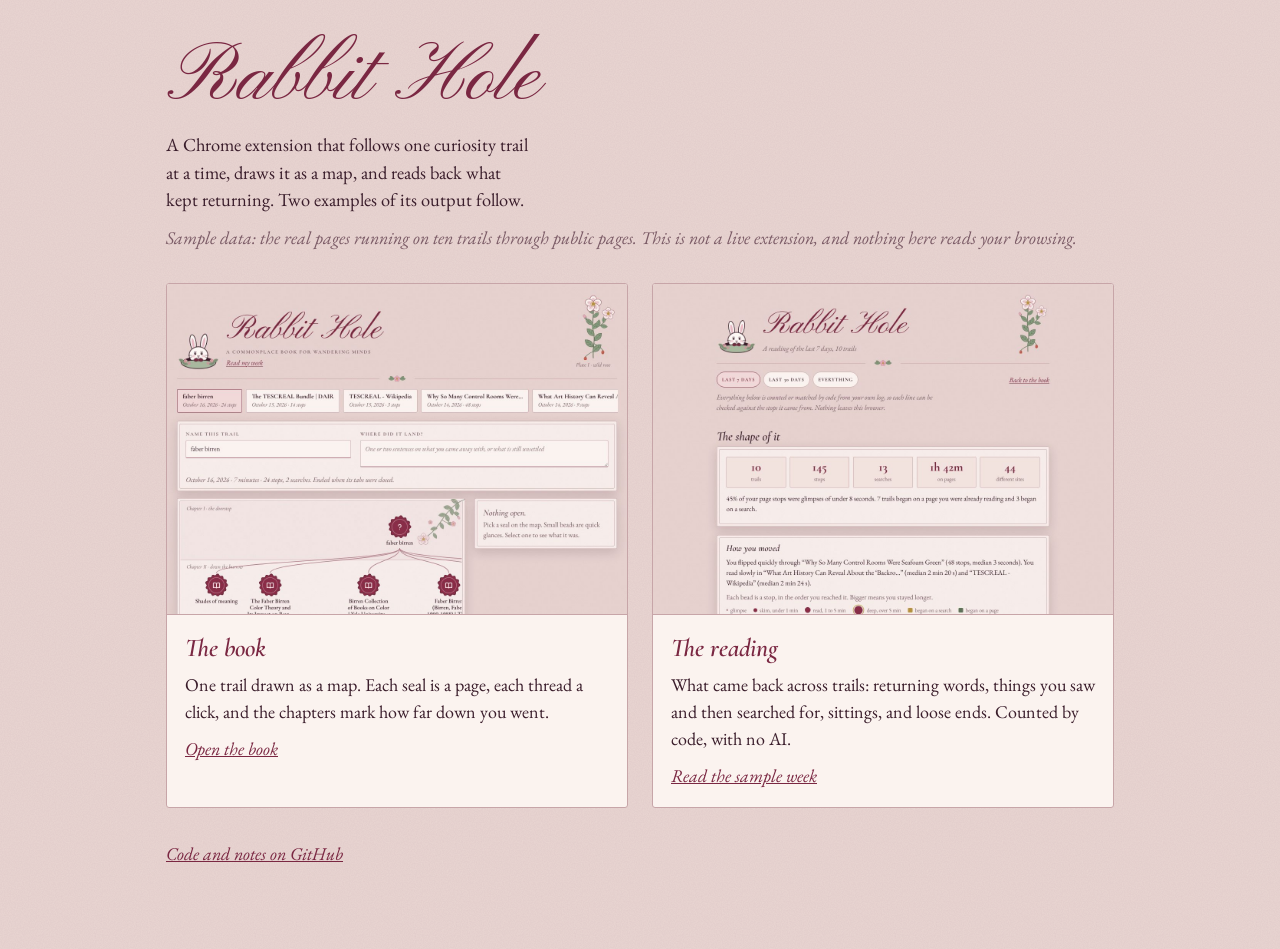
<file: docs/index.html>
<!doctype html>
<html lang="en">
<head>
<meta charset="utf-8">
<meta name="viewport" content="width=device-width, initial-scale=1">
<title>Rabbit Hole: examples</title>
<link rel="stylesheet" href="fonts.css">
<link rel="stylesheet" href="theme.css">
<style>
  body { margin: 0; }
  .wrap { max-width: 980px; margin: 0 auto; padding: 40px 16px 64px; }
  h1 { font-family: var(--font-script); font-weight: 400; font-size: clamp(3.2rem, 12vw, 5.2rem); line-height: .95; margin: 0; color: var(--title); padding-right: .1em; }
  .lede { margin: 12px 0 0; max-width: 58ch; font-size: 1.15rem; text-wrap: balance; }
  .note { margin: 10px 0 0; color: var(--muted); font-style: italic; }
  .cards { display: grid; grid-template-columns: minmax(0, 1fr); gap: 24px; margin-top: 32px; }
  @media (min-width: 820px) { .cards { grid-template-columns: 1fr 1fr; } }
  a.card { display: block; text-decoration: none; color: inherit; background: var(--paper); border: 1px solid var(--rule); border-radius: 3px; overflow: hidden; }
  a.card:hover, a.card:focus-visible { border-color: var(--accent); }
  a.card img { display: block; width: 100%; height: auto; border-bottom: 1px solid var(--rule); }
  .card .body { padding: 14px 18px 18px; }
  .card h2 { font-family: var(--font-head); font-style: italic; font-weight: 600; font-size: 1.6rem; margin: 0 0 4px; color: var(--accent); }
  .card p { margin: 0; }
  .card .go { display: inline-block; margin-top: 10px; font-style: italic; color: var(--accent); text-decoration: underline; }
  .foot { margin-top: 32px; color: var(--muted); font-style: italic; }
  .foot a { color: var(--accent); }
</style>
</head>
<body>
<div class="wrap">
  <h1>Rabbit Hole</h1>
  <p class="lede">A Chrome extension that follows one curiosity trail at a time, draws it as a map, and reads back what kept returning. Two examples of its output follow.</p>
  <p class="note">Sample data: the real pages running on ten trails through public pages. This is not a live extension, and nothing here reads your browsing.</p>

  <div class="cards">
    <a class="card" href="book.html">
      <img src="img/book.jpg" alt="The book: a trail drawn as a map of seals joined by threads, one stop per page visited" width="1200" height="860">
      <div class="body">
        <h2>The book</h2>
        <p>One trail drawn as a map. Each seal is a page, each thread a click, and the chapters mark how far down you went.</p>
        <span class="go">Open the book</span>
      </div>
    </a>
    <a class="card" href="report.html">
      <img src="img/report.jpg" alt="The report: counts, rows of beads for each trail, and the words that came back" width="1200" height="860">
      <div class="body">
        <h2>The reading</h2>
        <p>What came back across trails: returning words, things you saw and then searched for, sittings, and loose ends. Counted by code, with no AI.</p>
        <span class="go">Read the sample week</span>
      </div>
    </a>
  </div>

  <p class="foot"><a href="https://github.com/marylynn-mlb/rabbit-hole">Code and notes on GitHub</a></p>
</div>
</body>
</html>
</file>
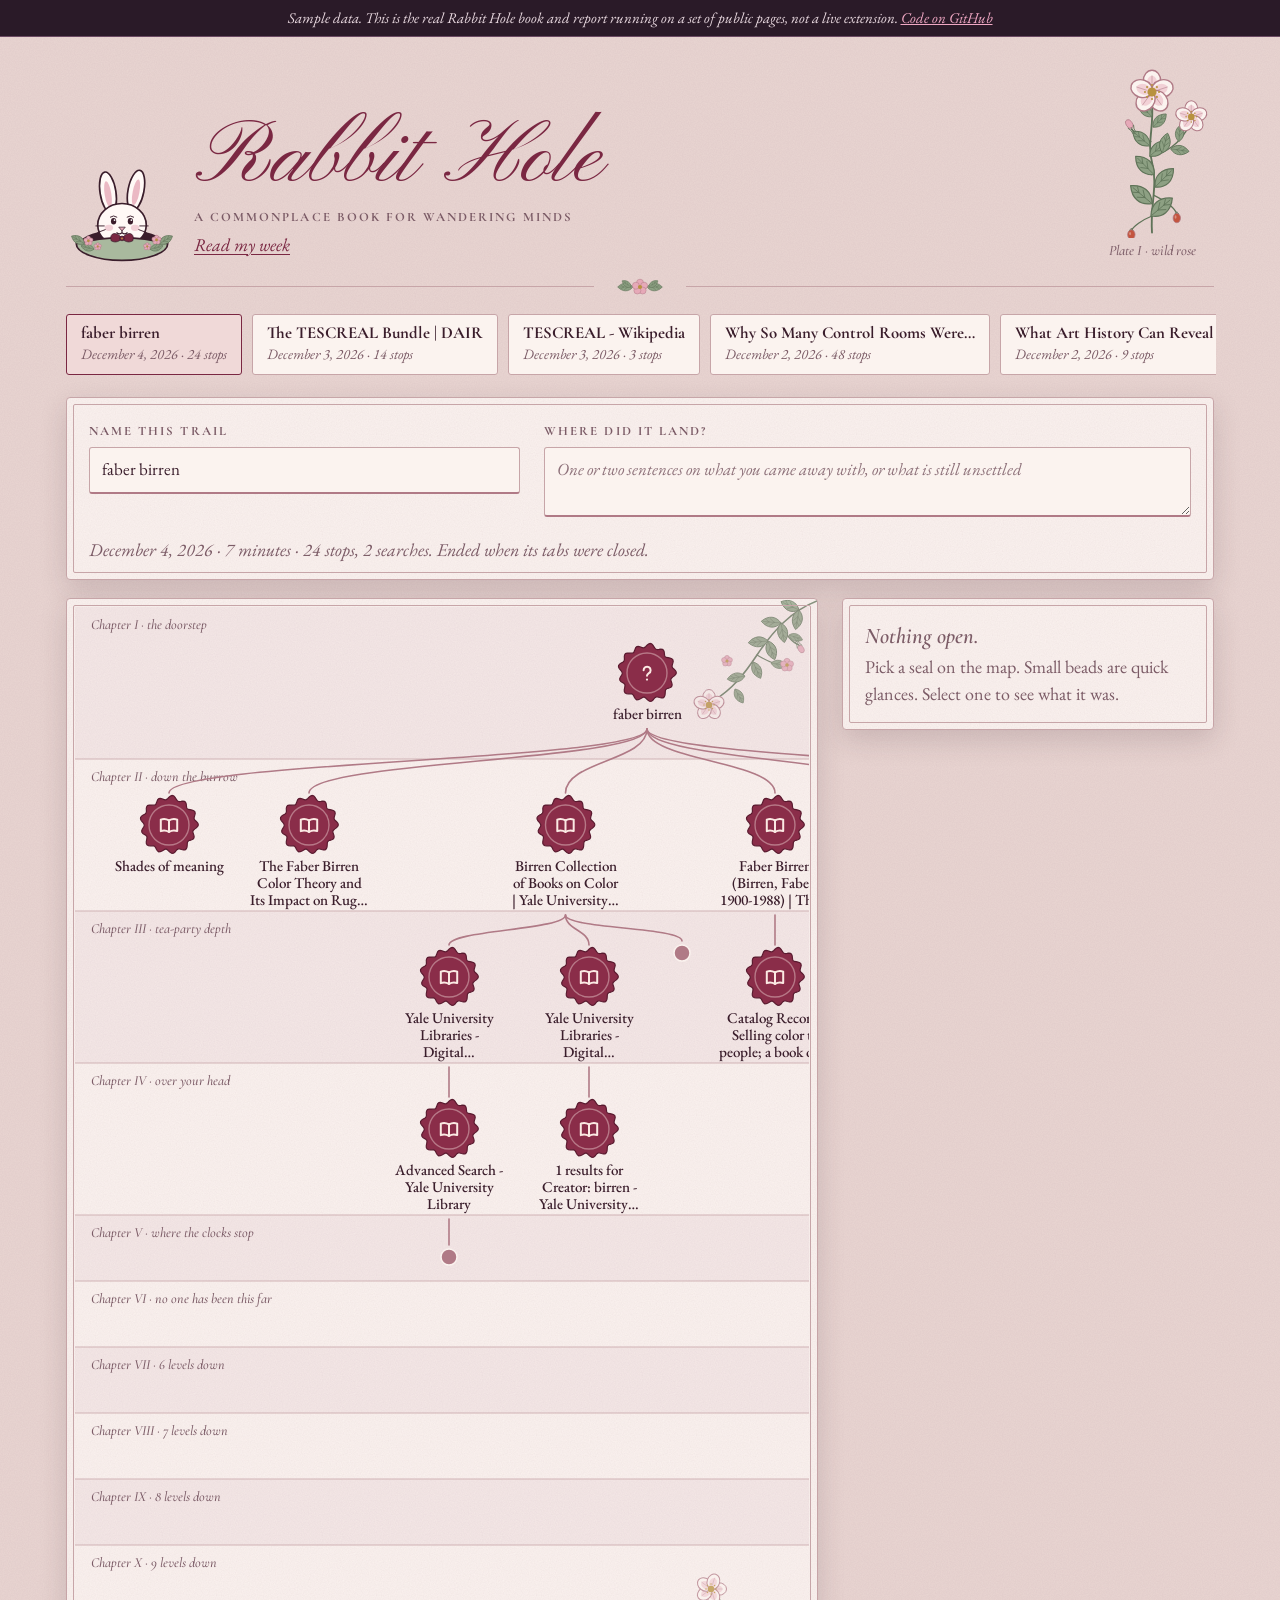
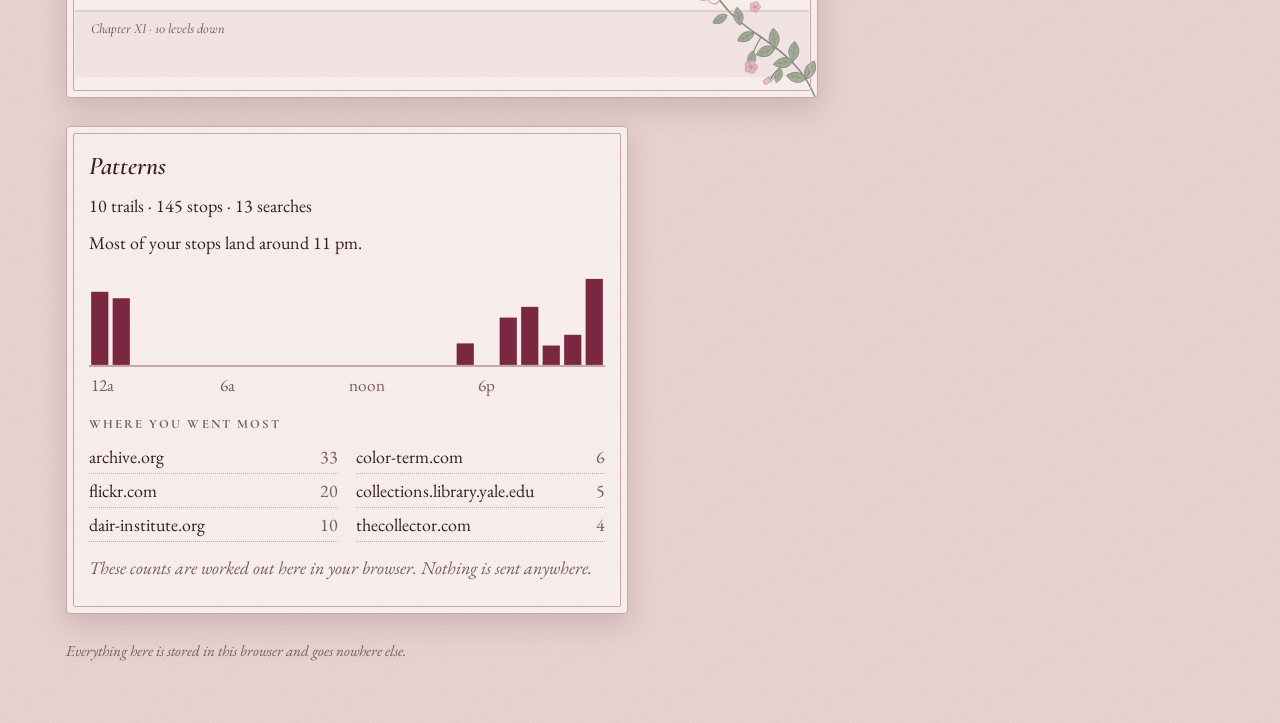
<file: docs/book.html>
<!doctype html>
<html lang="en">
<head>
<meta charset="utf-8">
<meta name="viewport" content="width=device-width, initial-scale=1">
<title>Rabbit Hole</title>
<link rel="stylesheet" href="fonts.css">
<link rel="stylesheet" href="theme.css">
<link rel="stylesheet" href="book.css">
<link rel="stylesheet" href="sample.css">
</head>
<body>
<div class="sample-banner">Sample data. This is the real Rabbit Hole book and report running on a set of public pages, not a live extension.  <a href="https://github.com/marylynn-mlb/rabbit-hole">Code on GitHub</a></div>
<main class="shell">
  <header class="top">
    <div class="mascot" id="mascotTop"></div>
    <div class="head-text">
      <h1>Rabbit Hole</h1>
      <p class="kicker tag">A commonplace book for wandering minds</p>
      <p class="readlink"><a class="linkbtn" href="report.html">Read my week</a></p>
    </div>
    <figure class="plate" aria-hidden="true"><div id="plateArt"></div><figcaption>Plate I · wild rose</figcaption></figure>
  </header>
  <div class="divider" id="divider" aria-hidden="true"></div>

  <nav class="picker" id="picker" aria-label="Your trails"></nav>

  <section class="empty-book" id="emptyBook" hidden>
    <div class="mascot" id="mascotEmpty"></div>
    <h2>No trails yet.</h2>
    <p>Run a search in any tab. Then click the Rabbit Hole icon in the toolbar and choose "Start a trail here". When you surface, the trail appears here.</p>
  </section>

  <section id="trailView" hidden>
    <div class="framed trail-head" id="trailHead">
      <div class="th-grid">
        <div>
          <label class="fl" for="tTitle">Name this trail</label>
          <input id="tTitle" type="text" maxlength="140">
        </div>
        <div>
          <label class="fl" for="tLanding" id="landLbl">Where did it land?</label>
          <textarea id="tLanding" rows="2" maxlength="2000" placeholder="One or two sentences on what you came away with, or what is still unsettled"></textarea>
        </div>
      </div>
      <p class="meta" id="trailMeta"></p>
    </div>

    <div class="work">
      <section class="framed mapwrap" aria-label="Map of this trail">
        <div class="corner tr" id="cornerA" aria-hidden="true"></div>
        <div class="corner br" id="cornerB" aria-hidden="true"></div>
        <div class="scroller" id="scroller"><svg id="map" role="group" aria-label="This trail, deeper as you go down"></svg></div>
      </section>
      <aside class="framed panel" id="panel" aria-label="Stop details"></aside>
    </div>
  </section>

  <section class="lower" id="lower" hidden>
    <div class="framed card" id="patterns"></div>
    <div class="framed card" id="settingsCard"></div>
  </section>
  <p class="footnote">Everything here is stored in this browser and goes nowhere else.</p>
</main>
<div class="toast" id="toast" role="status" aria-live="polite"></div>
<script src="sample-data.js"></script>
<script src="shim.js"></script>
<script src="common.js"></script>
<script src="art.js"></script>
<script src="book.js"></script>
</body>
</html>
</file>
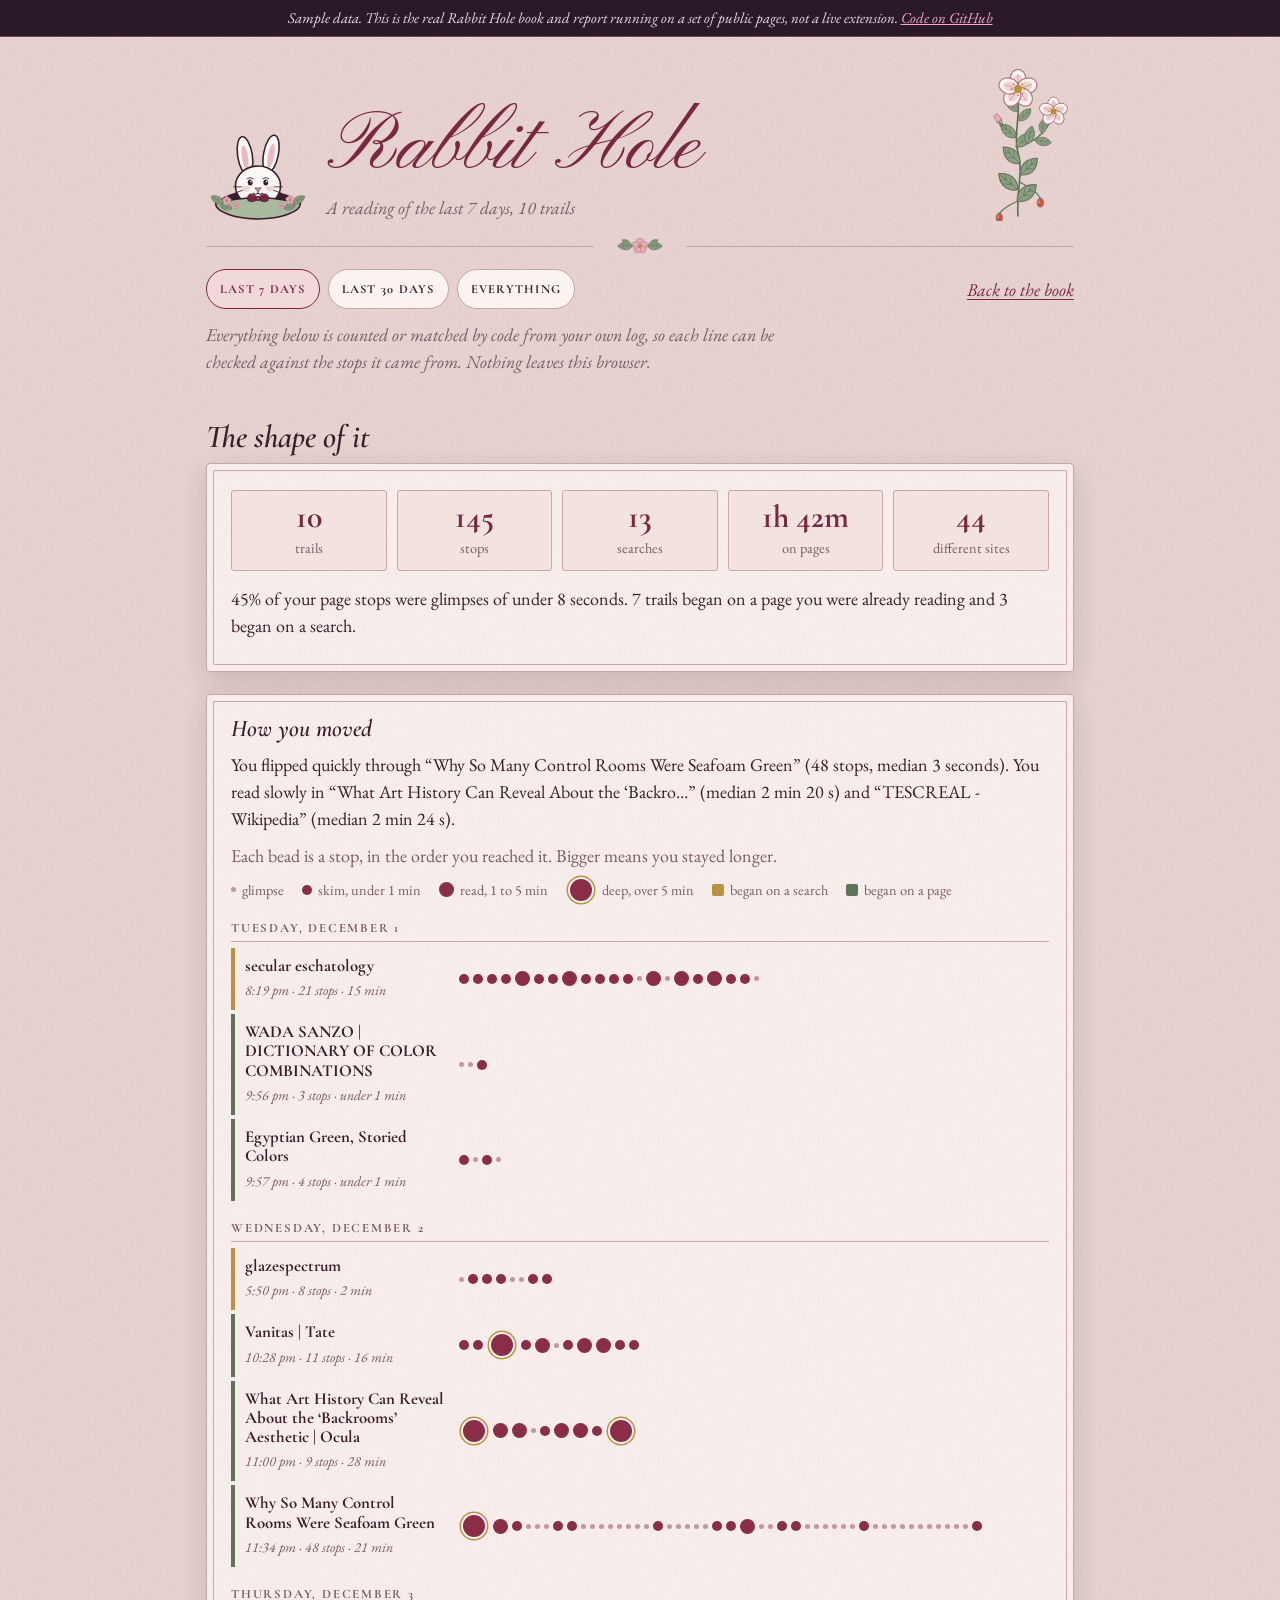
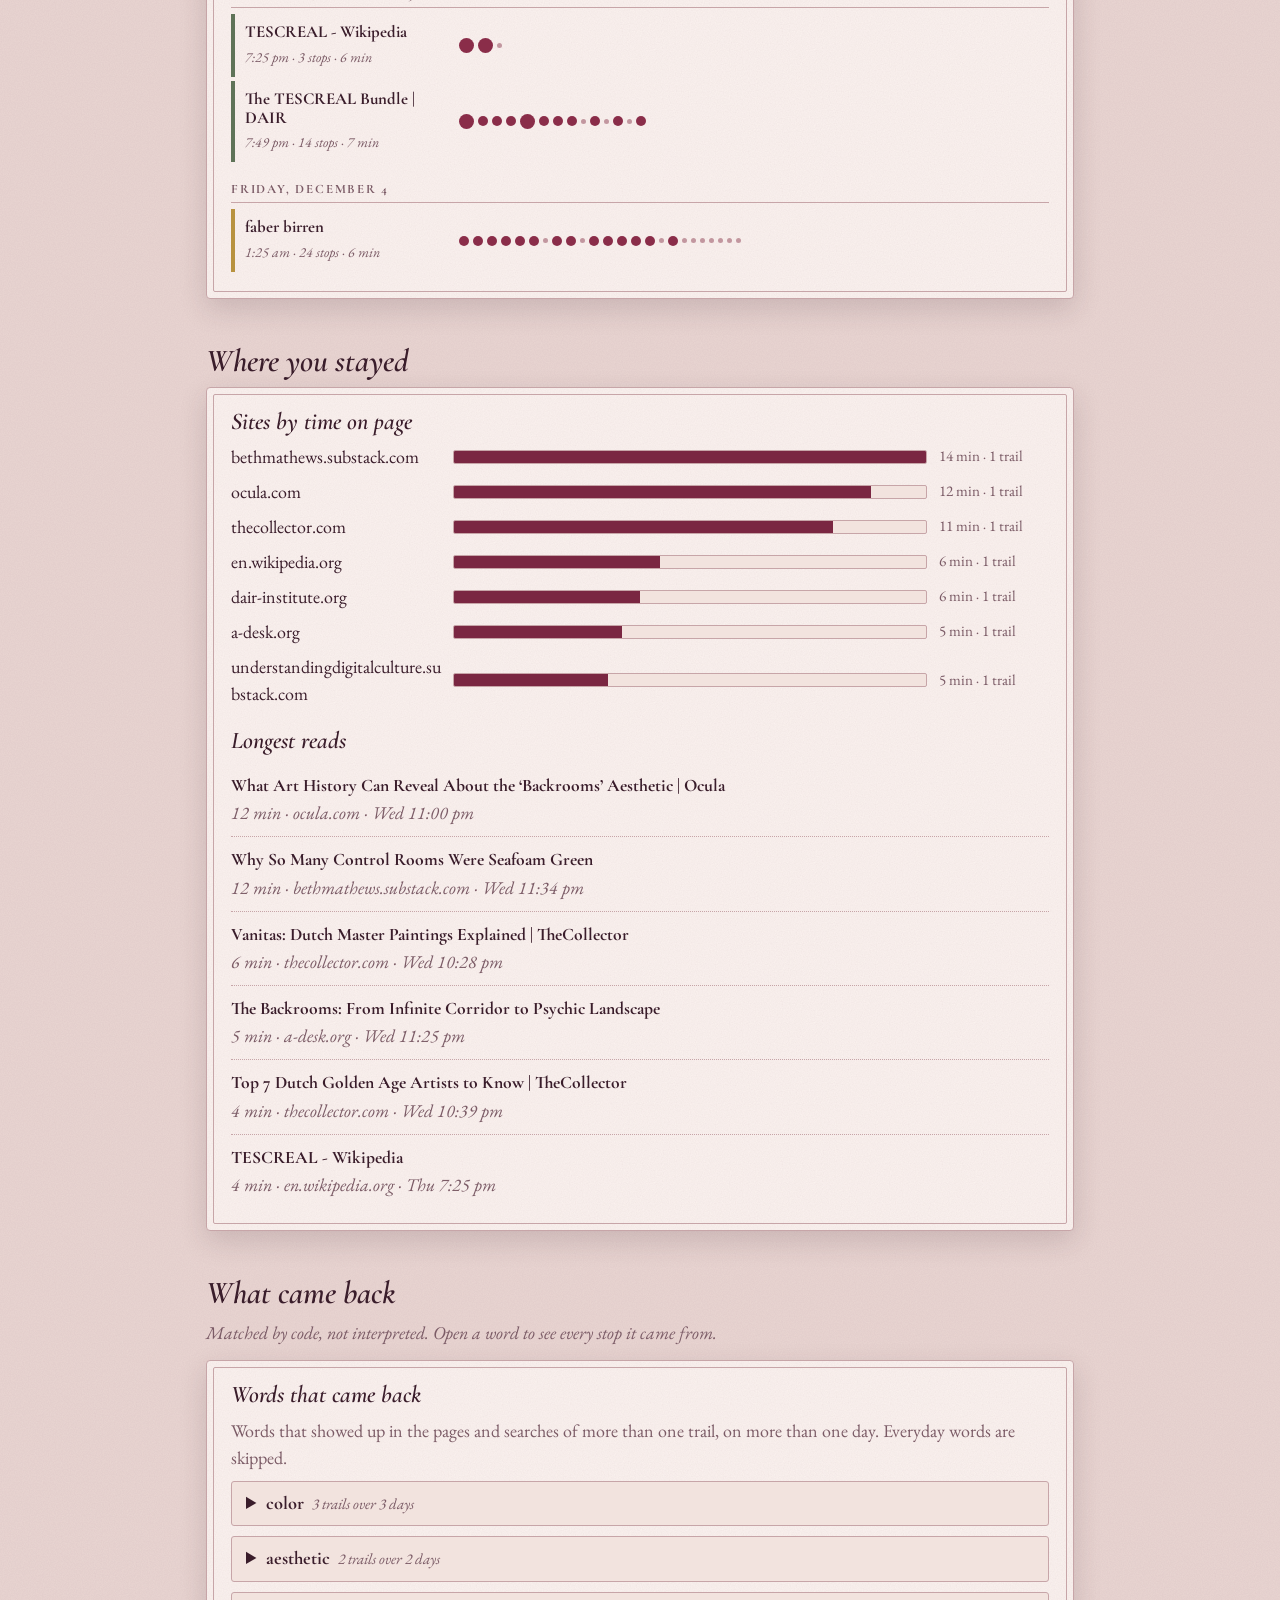
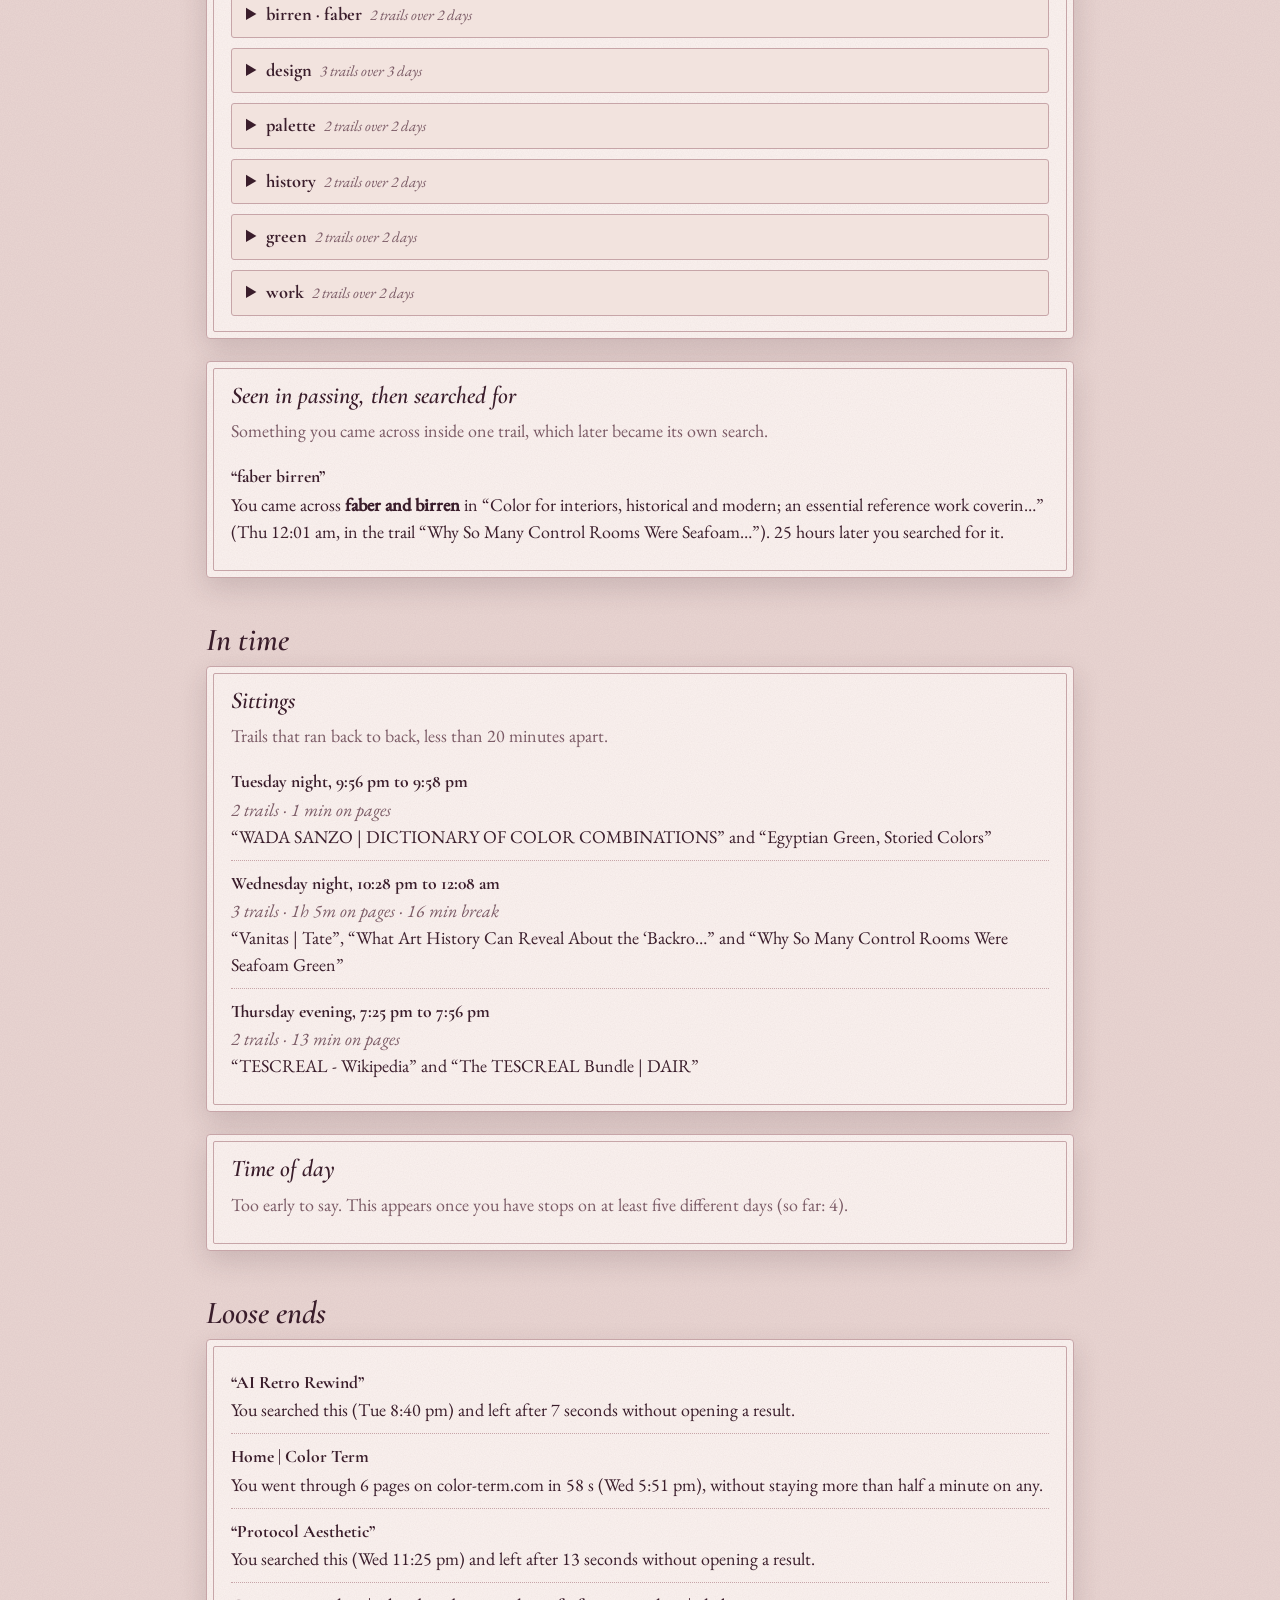
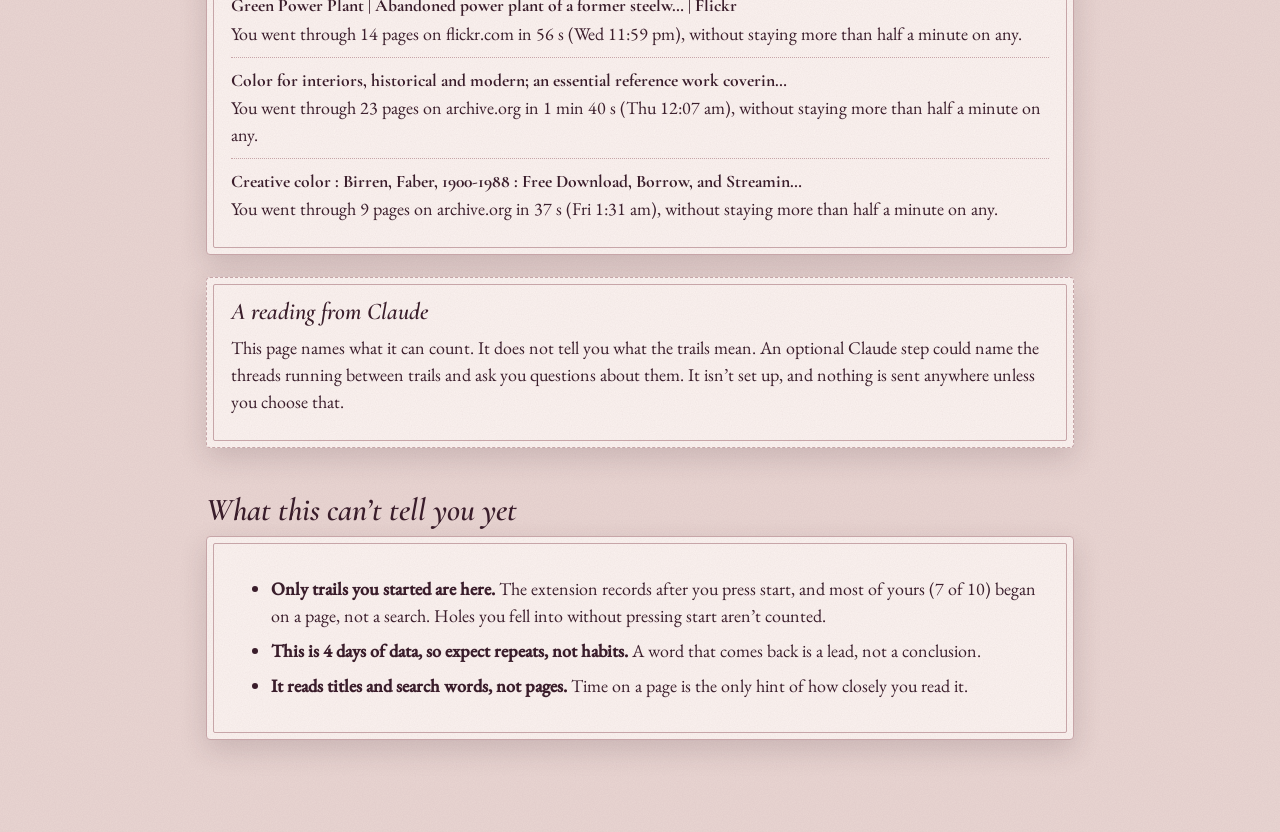
<file: docs/report.html>
<!doctype html>
<html lang="en">
<head>
<meta charset="utf-8">
<meta name="viewport" content="width=device-width, initial-scale=1">
<title>Rabbit Hole: a reading</title>
<link rel="stylesheet" href="fonts.css">
<link rel="stylesheet" href="theme.css">
<link rel="stylesheet" href="report.css">
<link rel="stylesheet" href="sample.css">
</head>
<body>
<div class="sample-banner">Sample data. This is the real Rabbit Hole book and report running on a set of public pages, not a live extension.  <a href="https://github.com/marylynn-mlb/rabbit-hole">Code on GitHub</a></div>
<main class="wrap">
  <header class="top">
    <div class="mascot" id="mascot"></div>
    <div>
      <h1>Rabbit Hole</h1>
      <p class="sub" id="sub">A reading of your trails</p>
    </div>
    <figure class="plate" aria-hidden="true"><div id="plate"></div></figure>
  </header>
  <div class="divider" id="divider" aria-hidden="true"></div>
  <div class="toolbar">
    <div class="seg" role="group" aria-label="Period" id="range">
      <button type="button" data-days="7" aria-pressed="true">Last 7 days</button>
      <button type="button" data-days="30" aria-pressed="false">Last 30 days</button>
      <button type="button" data-days="0" aria-pressed="false">Everything</button>
    </div>
    <a class="linkbtn" href="book.html">Back to the book</a>
  </div>
  <p class="lede">Everything below is counted or matched by code from your own log, so each line can be checked against the stops it came from. Nothing leaves this browser.</p>
  <div id="out"></div>
</main>
<script src="sample-data.js"></script>
<script src="shim.js"></script>
<script src="common.js"></script>
<script src="art.js"></script>
<script src="analyze.js"></script>
<script src="report.js"></script>
</body>
</html>
</file>
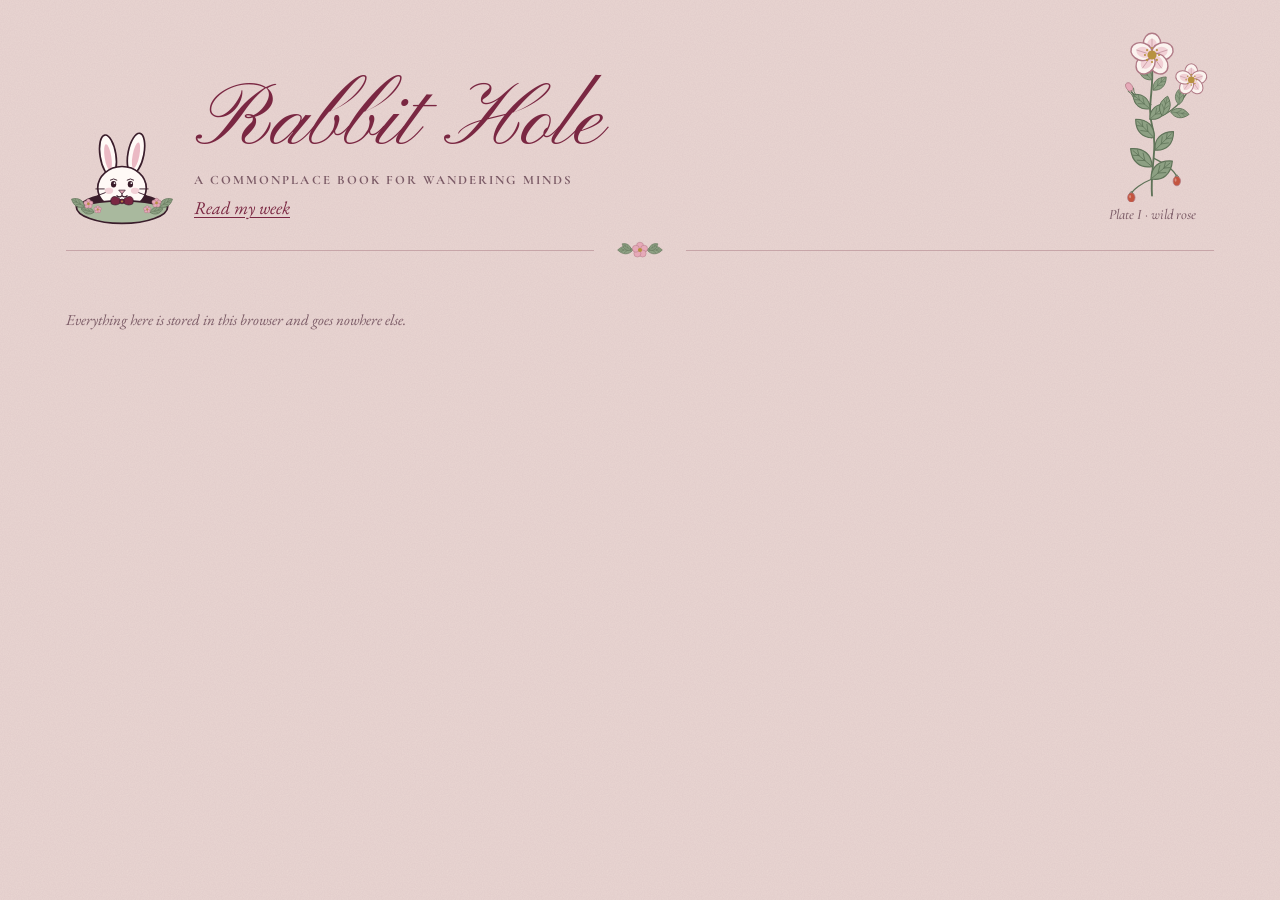
<file: extension/book.html>
<!doctype html>
<html lang="en">
<head>
<meta charset="utf-8">
<meta name="viewport" content="width=device-width, initial-scale=1">
<title>Rabbit Hole</title>
<link rel="stylesheet" href="fonts.css">
<link rel="stylesheet" href="theme.css">
<link rel="stylesheet" href="book.css">
</head>
<body>
<main class="shell">
  <header class="top">
    <div class="mascot" id="mascotTop"></div>
    <div class="head-text">
      <h1>Rabbit Hole</h1>
      <p class="kicker tag">A commonplace book for wandering minds</p>
      <p class="readlink"><a class="linkbtn" href="report.html">Read my week</a></p>
    </div>
    <figure class="plate" aria-hidden="true"><div id="plateArt"></div><figcaption>Plate I · wild rose</figcaption></figure>
  </header>
  <div class="divider" id="divider" aria-hidden="true"></div>

  <nav class="picker" id="picker" aria-label="Your trails"></nav>

  <section class="empty-book" id="emptyBook" hidden>
    <div class="mascot" id="mascotEmpty"></div>
    <h2>No trails yet.</h2>
    <p>Run a search in any tab. Then click the Rabbit Hole icon in the toolbar and choose "Start a trail here". When you surface, the trail appears here.</p>
  </section>

  <section id="trailView" hidden>
    <div class="framed trail-head" id="trailHead">
      <div class="th-grid">
        <div>
          <label class="fl" for="tTitle">Name this trail</label>
          <input id="tTitle" type="text" maxlength="140">
        </div>
        <div>
          <label class="fl" for="tLanding" id="landLbl">Where did it land?</label>
          <textarea id="tLanding" rows="2" maxlength="2000" placeholder="One or two sentences on what you came away with, or what is still unsettled"></textarea>
        </div>
      </div>
      <p class="meta" id="trailMeta"></p>
    </div>

    <div class="work">
      <section class="framed mapwrap" aria-label="Map of this trail">
        <div class="corner tr" id="cornerA" aria-hidden="true"></div>
        <div class="corner br" id="cornerB" aria-hidden="true"></div>
        <div class="scroller" id="scroller"><svg id="map" role="group" aria-label="This trail, deeper as you go down"></svg></div>
      </section>
      <aside class="framed panel" id="panel" aria-label="Stop details"></aside>
    </div>
  </section>

  <section class="lower" id="lower" hidden>
    <div class="framed card" id="patterns"></div>
    <div class="framed card" id="settingsCard"></div>
  </section>
  <p class="footnote">Everything here is stored in this browser and goes nowhere else.</p>
</main>
<div class="toast" id="toast" role="status" aria-live="polite"></div>
<script src="common.js"></script>
<script src="art.js"></script>
<script src="book.js"></script>
</body>
</html>
</file>
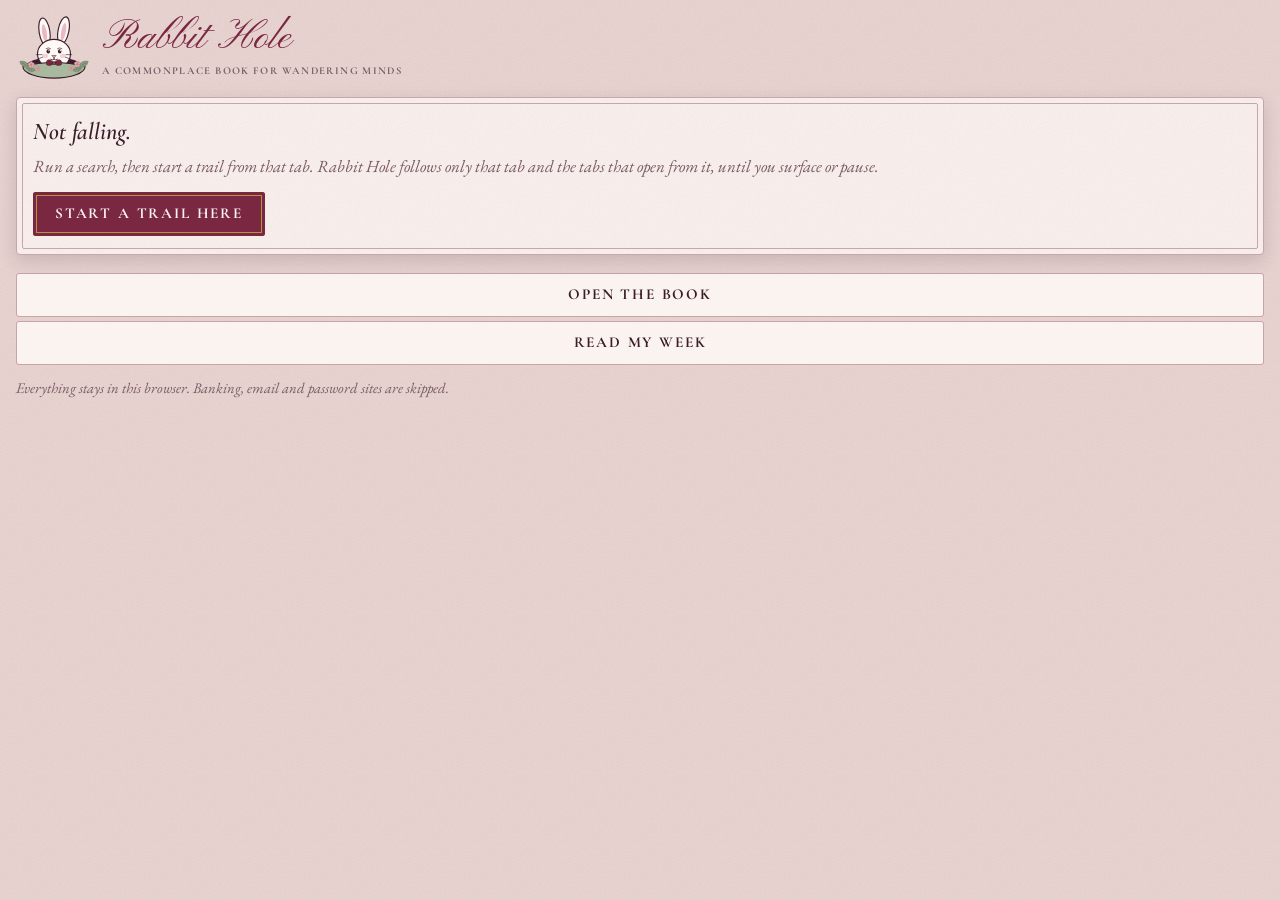
<file: extension/panel.html>
<!doctype html>
<html lang="en">
<head>
<meta charset="utf-8">
<meta name="viewport" content="width=device-width, initial-scale=1">
<title>Rabbit Hole</title>
<link rel="stylesheet" href="fonts.css">
<link rel="stylesheet" href="theme.css">
<link rel="stylesheet" href="panel.css">
</head>
<body>
<main class="wrap">
  <header class="head">
    <div class="mascot" id="mascot"></div>
    <div>
      <h1>Rabbit Hole</h1>
      <p class="kicker">A commonplace book for wandering minds</p>
    </div>
  </header>

  <section class="card" id="idleBox">
    <p class="state">Not falling.</p>
    <p class="hint">Run a search, then start a trail from that tab. Rabbit Hole follows only that tab and the tabs that open from it, until you surface or pause.</p>
    <button class="btn" id="start" type="button">Start a trail here</button>
    <p class="warn" id="startNote" hidden></p>
  </section>

  <section class="card live" id="liveBox" hidden>
    <p class="kicker" id="liveState">Falling</p>
    <h2 id="liveTitle"></h2>
    <p class="hint" id="liveStats"></p>
    <div class="row">
      <button class="btn small quiet" id="pause" type="button">Pause</button>
      <button class="btn small quiet" id="resume" type="button" hidden>Resume</button>
      <button class="btn small" id="surface" type="button">Surface</button>
    </div>
  </section>

  <section id="pathBox" hidden>
    <h3 class="kicker">The path so far</h3>
    <ol class="path" id="path"></ol>
    <p class="hint small">Tap the seal on a stop to mark that it mattered. Quick glances stay small on the map.</p>
  </section>

  <section id="recentBox" hidden>
    <h3 class="kicker">Recent trails</h3>
    <ul class="recent" id="recent"></ul>
  </section>

  <footer class="foot">
    <button class="btn quiet" id="book" type="button">Open the book</button>
    <button class="btn quiet" id="report" type="button">Read my week</button>
    <p class="hint small">Everything stays in this browser. Banking, email and password sites are skipped.</p>
  </footer>
</main>
<script src="common.js"></script>
<script src="art.js"></script>
<script src="panel.js"></script>
</body>
</html>
</file>
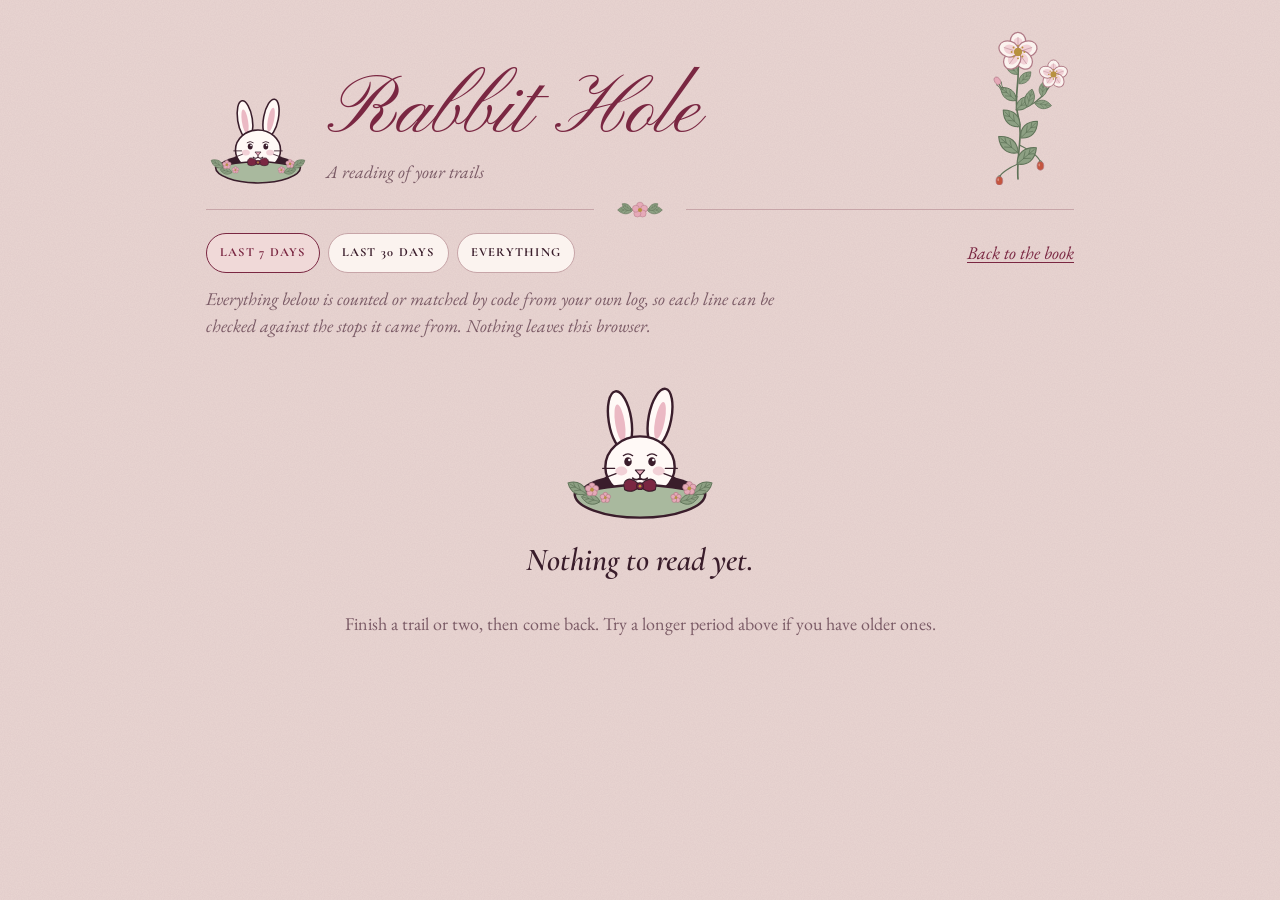
<file: extension/report.html>
<!doctype html>
<html lang="en">
<head>
<meta charset="utf-8">
<meta name="viewport" content="width=device-width, initial-scale=1">
<title>Rabbit Hole: a reading</title>
<link rel="stylesheet" href="fonts.css">
<link rel="stylesheet" href="theme.css">
<link rel="stylesheet" href="report.css">
</head>
<body>
<main class="wrap">
  <header class="top">
    <div class="mascot" id="mascot"></div>
    <div>
      <h1>Rabbit Hole</h1>
      <p class="sub" id="sub">A reading of your trails</p>
    </div>
    <figure class="plate" aria-hidden="true"><div id="plate"></div></figure>
  </header>
  <div class="divider" id="divider" aria-hidden="true"></div>
  <div class="toolbar">
    <div class="seg" role="group" aria-label="Period" id="range">
      <button type="button" data-days="7" aria-pressed="true">Last 7 days</button>
      <button type="button" data-days="30" aria-pressed="false">Last 30 days</button>
      <button type="button" data-days="0" aria-pressed="false">Everything</button>
    </div>
    <a class="linkbtn" href="book.html">Back to the book</a>
  </div>
  <p class="lede">Everything below is counted or matched by code from your own log, so each line can be checked against the stops it came from. Nothing leaves this browser.</p>
  <div id="out"></div>
</main>
<script src="common.js"></script>
<script src="art.js"></script>
<script src="analyze.js"></script>
<script src="report.js"></script>
</body>
</html>
</file>
<file: docs/fonts.css>
/* Fonts ship inside the extension, so opening it never contacts a font service. */
@font-face { font-family: "Cormorant Garamond"; font-style: normal; font-weight: 500; font-display: swap; src: url("fonts/cormorant-garamond-latin-500-normal.woff2") format("woff2"); }
@font-face { font-family: "Cormorant Garamond"; font-style: normal; font-weight: 600; font-display: swap; src: url("fonts/cormorant-garamond-latin-600-normal.woff2") format("woff2"); }
@font-face { font-family: "Cormorant Garamond"; font-style: normal; font-weight: 700; font-display: swap; src: url("fonts/cormorant-garamond-latin-700-normal.woff2") format("woff2"); }
@font-face { font-family: "Cormorant Garamond"; font-style: italic; font-weight: 500; font-display: swap; src: url("fonts/cormorant-garamond-latin-500-italic.woff2") format("woff2"); }
@font-face { font-family: "Cormorant Garamond"; font-style: italic; font-weight: 600; font-display: swap; src: url("fonts/cormorant-garamond-latin-600-italic.woff2") format("woff2"); }
@font-face { font-family: "EB Garamond"; font-style: normal; font-weight: 400; font-display: swap; src: url("fonts/eb-garamond-latin-400-normal.woff2") format("woff2"); }
@font-face { font-family: "EB Garamond"; font-style: normal; font-weight: 500; font-display: swap; src: url("fonts/eb-garamond-latin-500-normal.woff2") format("woff2"); }
@font-face { font-family: "EB Garamond"; font-style: italic; font-weight: 400; font-display: swap; src: url("fonts/eb-garamond-latin-400-italic.woff2") format("woff2"); }
@font-face { font-family: "EB Garamond"; font-style: italic; font-weight: 500; font-display: swap; src: url("fonts/eb-garamond-latin-500-italic.woff2") format("woff2"); }
@font-face { font-family: "Pinyon Script"; font-style: normal; font-weight: 400; font-display: swap; src: url("fonts/pinyon-script-latin-400-normal.woff2") format("woff2"); }
</file>
<file: docs/theme.css>
/* Romantic academia: dusty rose paper, aubergine ink, wine seals, gold leaf. Light and a candlelit dark. */
:root {
  --bg: #E9D6D2;
  --paper: #FBF3EF;
  --paper-2: #F2E3DE;
  --ink: #3A1D2B;
  --muted: #7B5B66;
  --rule: #C7A5A8;
  --accent: #7A2742;
  --accent-deep: #5A1A2F;
  --on-accent: #FBF3EF;
  --accent-soft: #F0D9D8;
  --title: #7A2742;
  --gold: #B8923F;
  --sage: #8DA083;
  --sage-ink: #5F7358;
  --blossom: #E6A9B8;
  --thread: #B07A86;
  --hip: #C4553F;
  --band: rgba(122, 39, 66, .045);
  --seal-falling: #D4AE55;
  --seal-falling-ink: #3A1D2B;
  --seal-landed: #8A2D49;
  --seal-landed-ink: #FBE9E3;
  --seal-dead: #D9C6C4;
  --seal-dead-ink: #6B4A55;
  --hole: #3A1D2B;
  --mound: #A9B99E;
  --rabbit: #FFF9F6;
  --rabbit-ink: #3A1D2B;
  --ribbon: #7A2742;
  --danger: #A3243F;
  --shadow: rgba(58, 29, 43, .16);
  --font-script: "Pinyon Script", "Snell Roundhand", "Brush Script MT", cursive;
  --font-head: "Cormorant Garamond", "Palatino Linotype", Georgia, serif;
  --font-body: "EB Garamond", Georgia, "Times New Roman", serif;
  --grain: url("data:image/svg+xml;utf8,<svg xmlns='http://www.w3.org/2000/svg' width='160' height='160'><filter id='n'><feTurbulence type='fractalNoise' baseFrequency='.85' numOctaves='2' stitchTiles='stitch'/><feColorMatrix values='0 0 0 0 .3 0 0 0 0 .12 0 0 0 0 .2 0 0 0 .09 0'/></filter><rect width='100%' height='100%' filter='url(%23n)'/></svg>");
  color-scheme: light;
}
@media (prefers-color-scheme: dark) {
  :root {
    --bg: #1B1118; --paper: #281A22; --paper-2: #34222D; --ink: #F1E3D4; --muted: #BFA5A8; --rule: #5A3F4B;
    --accent: #E8A3B7; --accent-deep: #C9748F; --on-accent: #2A1420; --accent-soft: #422B38; --title: #EDB9C7;
    --gold: #D3AE5F; --sage: #5E7458; --sage-ink: #93AB89; --blossom: #D98BA3; --thread: #9A6574; --hip: #E2806A;
    --band: rgba(255, 255, 255, .03);
    --seal-landed: #A23A5A; --seal-dead: #4A3640; --seal-dead-ink: #D7BFC3;
    --hole: #0E080C; --mound: #46583F; --danger: #FF9DB5; --shadow: rgba(0, 0, 0, .45);
    color-scheme: dark;
  }
}

* { box-sizing: border-box; }
html, body { margin: 0; }
body {
  background: var(--bg) var(--grain);
  color: var(--ink);
  font-family: var(--font-body);
  font-size: 18px;
  line-height: 1.5;
}
button, input, textarea, select { font: inherit; color: inherit; }
button { cursor: pointer; }
:focus-visible { outline: 2px solid var(--accent); outline-offset: 3px; }
[hidden] { display: none !important; }

.kicker, .fl {
  font-family: var(--font-head);
  font-weight: 700;
  font-size: .8rem;
  letter-spacing: .16em;
  text-transform: uppercase;
}
.fl { display: block; color: var(--muted); margin: 16px 0 6px; }
.row { display: flex; gap: 10px; flex-wrap: wrap; }

input[type="text"], input[type="url"], input[type="number"], textarea, select {
  width: 100%;
  background: var(--paper);
  border: 1px solid var(--rule);
  border-bottom: 2px solid var(--thread);
  border-radius: 3px;
  padding: 10px 12px;
  font-size: 17px;
  line-height: 1.4;
}
input::placeholder, textarea::placeholder { font-style: italic; color: var(--muted); opacity: .85; }
textarea { resize: vertical; min-height: 100px; }
input:focus, textarea:focus, select:focus { border-color: var(--accent); outline: none; box-shadow: 0 0 0 3px var(--accent-soft); }

.btn {
  background: var(--accent);
  color: var(--on-accent);
  border: 0;
  border-radius: 3px;
  padding: 10px 22px;
  min-height: 44px;
  font-family: var(--font-head);
  font-weight: 700;
  font-size: .95rem;
  letter-spacing: .12em;
  text-transform: uppercase;
  box-shadow: inset 0 0 0 3px var(--accent), inset 0 0 0 4px var(--gold);
  transition: background .15s ease;
}
.btn:hover { background: var(--accent-deep); box-shadow: inset 0 0 0 3px var(--accent-deep), inset 0 0 0 4px var(--gold); }
.btn.quiet { background: var(--paper); color: var(--ink); box-shadow: inset 0 0 0 1px var(--rule); }
.btn.quiet:hover { background: var(--paper-2); box-shadow: inset 0 0 0 1px var(--rule); }
.btn.danger { background: var(--danger); box-shadow: inset 0 0 0 3px var(--danger), inset 0 0 0 4px var(--gold); color: var(--paper); }
.btn.small { min-height: 36px; padding: 6px 14px; font-size: .8rem; }
.linkbtn { background: none; border: 0; padding: 4px 0; color: var(--accent); text-decoration: underline; text-underline-offset: 3px; text-decoration-thickness: 1px; font-style: italic; }
.ghost { background: none; border: 0; padding: 8px 0; color: var(--danger); font-style: italic; text-decoration: underline; text-underline-offset: 3px; text-decoration-thickness: 1px; }

.seg { display: flex; flex-wrap: wrap; gap: 8px; }
.seg button {
  display: inline-flex; align-items: center; gap: 7px;
  min-height: 40px; padding: 5px 13px;
  border: 1px solid var(--rule); border-radius: 999px; background: var(--paper);
  font-family: var(--font-head); font-weight: 700; font-size: .78rem; letter-spacing: .1em; text-transform: uppercase;
}
.seg button[aria-pressed="true"] { border-color: var(--accent); background: var(--accent-soft); color: var(--accent); }
.dot { width: 13px; height: 13px; border-radius: 50%; border: 1px solid var(--ink); }
.dot.falling { background: var(--seal-falling); }
.dot.landed { background: var(--seal-landed); }
.dot.dead { background: var(--seal-dead); border-style: dashed; }

.framed { position: relative; background: var(--paper) var(--grain); border: 1px solid var(--rule); border-radius: 4px; box-shadow: 0 10px 28px var(--shadow); }
.framed::before { content: ""; position: absolute; inset: 6px; border: 1px solid var(--rule); border-radius: 2px; pointer-events: none; z-index: 1; }

.mascot svg { display: block; width: 100%; height: auto; }
.toast {
  position: fixed; left: 50%; transform: translateX(-50%); bottom: 18px;
  background: var(--ink); color: var(--paper);
  padding: 10px 20px; border-radius: 3px; z-index: 40;
  max-width: calc(100% - 32px); text-align: center; font-style: italic;
  opacity: 0; pointer-events: none; transition: opacity .2s ease;
}
.toast.on { opacity: 1; }

@media (prefers-reduced-motion: no-preference) {
  .ear-r { transform-box: fill-box; transform-origin: 50% 92%; animation: twitch 6s ease-in-out infinite; }
  .eye { transform-box: fill-box; transform-origin: 50% 50%; animation: blink 7s infinite; }
  @keyframes twitch { 0%, 88%, 100% { transform: rotate(0); } 91% { transform: rotate(9deg); } 94% { transform: rotate(-4deg); } 97% { transform: rotate(5deg); } }
  @keyframes blink { 0%, 94%, 100% { transform: scaleY(1); } 96% { transform: scaleY(.1); } }
}
</file>
<file: docs/book.css>
.shell { max-width: 1180px; margin: 0 auto; padding: 24px 16px 60px; position: relative; }

/* Header */
.top { display: flex; align-items: flex-end; gap: 16px; }
.top .mascot { flex: none; width: 112px; }
.head-text { min-width: 0; padding-bottom: 4px; }
h1 { font-family: var(--font-script); font-weight: 400; font-size: clamp(3.3rem, 14vw, 5.6rem); line-height: .95; margin: 0; color: var(--title); padding-right: .1em; }
.tag { margin: 6px 0 0; color: var(--muted); }
.plate { margin: 0 0 0 auto; align-self: flex-start; width: 124px; text-align: center; }
.plate svg { display: block; width: 100%; height: auto; }
.plate figcaption { font-family: var(--font-head); font-style: italic; font-size: .9rem; color: var(--muted); margin-top: 2px; }
@media (max-width: 640px) { .plate { display: none; } .top .mascot { width: 84px; } }
.divider { display: flex; align-items: center; gap: 14px; margin-top: 16px; }
.divider::before, .divider::after { content: ""; flex: 1; height: 1px; background: var(--rule); }
.divider svg { display: block; width: 64px; height: 18px; }

/* Trail picker */
.picker { display: flex; gap: 10px; overflow-x: auto; padding: 18px 2px 6px; margin: 0 -2px; }
.chip { flex: none; max-width: 280px; text-align: left; background: var(--paper); border: 1px solid var(--rule); border-radius: 3px; padding: 8px 14px 9px; }
.chip:hover { background: var(--paper-2); }
.chip[aria-pressed="true"] { border-color: var(--accent); background: var(--accent-soft); }
.chip .t { display: block; font-family: var(--font-head); font-weight: 700; font-size: 1.05rem; line-height: 1.2; overflow: hidden; text-overflow: ellipsis; white-space: nowrap; }
.chip .h { display: block; color: var(--muted); font-style: italic; font-size: .9rem; white-space: nowrap; }
.chip.live .h::before { content: ""; display: inline-block; width: 9px; height: 9px; margin-right: 6px; border-radius: 50%; background: var(--seal-falling); border: 1px solid var(--ink); }

.empty-book { display: grid; justify-items: center; gap: 8px; text-align: center; padding: 48px 16px; }
.empty-book .mascot { width: 180px; }
.empty-book h2 { font-family: var(--font-head); font-style: italic; font-weight: 600; font-size: 2rem; margin: 8px 0 0; }
.empty-book p { margin: 0; color: var(--muted); max-width: 46ch; text-wrap: balance; }

/* Trail head */
.trail-head { margin-top: 16px; padding: 8px 22px 16px; }
.trail-head > * { position: relative; z-index: 2; }
.th-grid { display: grid; grid-template-columns: minmax(0, 1fr); gap: 0 24px; }
@media (min-width: 760px) { .th-grid { grid-template-columns: minmax(0, 2fr) minmax(0, 3fr); } }
.th-grid textarea { min-height: 70px; }
.meta { margin: 12px 0 0; color: var(--muted); font-style: italic; }

/* Map */
.work { display: grid; grid-template-columns: minmax(0, 1fr); gap: 24px; align-items: start; margin-top: 18px; }
.mapwrap { overflow: hidden; min-height: 240px; padding: 8px; }
.scroller { position: relative; z-index: 2; overflow-x: auto; overflow-y: hidden; }
#map { display: block; }
.band { fill: var(--band); }
.rule { stroke: var(--rule); stroke-width: 1; opacity: .8; }
.band-label { font-family: var(--font-head); font-style: italic; font-weight: 500; font-size: 14px; fill: var(--muted); }
.thread { fill: none; stroke: var(--thread); stroke-width: 1.6; stroke-linecap: round; }
.thread.dead { stroke-dasharray: 2 6; opacity: .7; }
.node { cursor: pointer; outline: none; }
.node .disc { stroke-width: 1.2; }
.node.st-falling .disc { fill: var(--seal-falling); stroke: #8C6A22; }
.node.st-landed .disc { fill: var(--seal-landed); stroke: #5A1A2F; }
.node.st-dead .disc { fill: var(--seal-dead); stroke: var(--seal-dead-ink); stroke-dasharray: 3 3; }
.node .emboss { fill: none; stroke-width: 1.4; opacity: .4; }
.node.st-falling .emboss { stroke: var(--seal-falling-ink); }
.node.st-landed .emboss { stroke: var(--seal-landed-ink); }
.node.st-dead .emboss { stroke: var(--seal-dead-ink); }
.node.st-falling .ico { color: var(--seal-falling-ink); }
.node.st-landed .ico { color: var(--seal-landed-ink); }
.node.st-dead .ico { color: var(--seal-dead-ink); }
.crack { fill: none; stroke: var(--paper); stroke-width: 2.4; stroke-linejoin: round; stroke-linecap: round; }
.star { fill: var(--gold); stroke: var(--ink); stroke-width: .8; }
.bead { fill: var(--thread); stroke: var(--paper); stroke-width: 1.5; }
.node:hover .disc, .node:hover .bead { filter: brightness(1.1); }
.halo { fill: none; stroke: var(--accent); stroke-width: 2; opacity: 0; }
.node.sel .halo, .node:focus-visible .halo { opacity: 1; }
.ring { fill: none; stroke: var(--gold); stroke-width: 2; stroke-linecap: round; stroke-dasharray: .1 6.5; }
.ret circle { fill: var(--paper); stroke: var(--thread); stroke-width: 1.2; }
.ret text { font-family: var(--font-body); font-size: 11px; font-weight: 600; fill: var(--accent); }
.lbl { font-family: var(--font-body); font-weight: 500; font-size: 15px; fill: var(--ink); }
.node.st-dead .lbl { fill: var(--muted); }
.corner { position: absolute; width: 170px; height: 170px; z-index: 0; pointer-events: none; opacity: .75; }
.corner svg { display: block; width: 100%; height: 100%; }
.corner.tr { top: 0; right: 0; }
.corner.br { bottom: 0; right: 0; transform: rotate(90deg); }
@media (max-width: 560px) { .corner { width: 120px; height: 120px; } }
@media (prefers-reduced-motion: no-preference) {
  .ring { transform-box: fill-box; transform-origin: 50% 50%; animation: spin 24s linear infinite; }
  @keyframes spin { to { transform: rotate(360deg); } }
}

/* Detail panel */
.panel { padding: 20px 22px 22px; }
.panel > * { position: relative; z-index: 2; }
.panel-head { display: flex; align-items: flex-start; justify-content: space-between; gap: 10px; }
.where { margin: 0; font-family: var(--font-head); font-style: italic; font-weight: 600; font-size: 1.15rem; color: var(--accent); line-height: 1.25; }
.x { flex: none; width: 36px; height: 36px; border-radius: 50%; border: 1px solid var(--rule); background: var(--paper); font-size: 1.3rem; line-height: 1; color: var(--muted); }
.urlrow { display: flex; gap: 12px; align-items: baseline; flex-wrap: wrap; }
.urlrow .host { color: var(--muted); font-style: italic; overflow-wrap: anywhere; }
.urlrow a { color: var(--accent); font-style: italic; }
.foot-row { display: flex; align-items: center; justify-content: space-between; gap: 12px; flex-wrap: wrap; margin-top: 16px; }
.when { margin: 0; font-size: .95rem; color: var(--muted); font-style: italic; }
.delbox { margin-top: 8px; padding: 12px 14px; border-radius: 3px; background: var(--paper-2); border: 1px solid var(--rule); }
.delbox p { margin: 0 0 10px; }
.hint-title { font-family: var(--font-head); font-style: italic; font-weight: 600; font-size: 1.4rem; margin: 0 0 4px; }
.hint p { margin: 0; color: var(--muted); }

/* Lower cards */
.lower { display: grid; grid-template-columns: minmax(0, 1fr); gap: 24px; margin-top: 28px; }
@media (min-width: 860px) { .lower { grid-template-columns: minmax(0, 1fr) minmax(0, 1fr); } }
.card { padding: 20px 22px 22px; }
.card > * { position: relative; z-index: 2; }
.card h2 { font-family: var(--font-head); font-style: italic; font-weight: 600; font-size: 1.6rem; margin: 0 0 6px; }
.card p { margin: 0 0 10px; }
.card .muted { color: var(--muted); font-style: italic; }
.hist { display: block; width: 100%; height: auto; margin: 6px 0 4px; }
.hist .bar { fill: var(--accent); }
.hist text { font-family: var(--font-body); font-size: 8px; fill: var(--muted); }
.hosts { list-style: none; margin: 4px 0 0; padding: 0; columns: 2; column-gap: 18px; }
.hosts li { display: flex; justify-content: space-between; gap: 8px; border-bottom: 1px dotted var(--rule); padding: 3px 0; break-inside: avoid; }
.hosts .n { color: var(--muted); font-variant-numeric: tabular-nums; }
.two { display: grid; grid-template-columns: minmax(0, 1fr) minmax(0, 1fr); gap: 12px; }
.btnrow { display: flex; gap: 10px; flex-wrap: wrap; margin-top: 14px; }
.footnote { margin: 26px 0 0; font-size: .95rem; color: var(--muted); font-style: italic; }

@media (min-width: 900px) {
  .work { grid-template-columns: minmax(0, 1fr) 372px; }
  .panel { position: sticky; top: 16px; }
}

.readlink { margin: 4px 0 0; }
</file>
<file: docs/sample.css>
.sample-banner{position:sticky;top:0;z-index:50;padding:8px 16px;text-align:center;font:italic 15px/1.3 'EB Garamond',Georgia,serif;background:#2a1a28;color:#e9d9e0;border-bottom:1px solid #6b4a63}
.sample-banner a{color:#f0a8c4}
#settingsCard{display:none!important}
</file>
<file: docs/report.css>
.wrap { max-width: 900px; margin: 0 auto; padding: 24px 16px 70px; }
.top { display: flex; align-items: flex-end; gap: 16px; }
.top .mascot { flex: none; width: 104px; }
h1 { font-family: var(--font-script); font-weight: 400; font-size: clamp(3.2rem, 13vw, 5.2rem); line-height: .95; margin: 0; color: var(--title); padding-right: .1em; }
.sub { margin: 6px 0 0; color: var(--muted); font-style: italic; }
.plate { margin: 0 0 0 auto; width: 112px; align-self: flex-start; }
.plate svg { display: block; width: 100%; height: auto; }
@media (max-width: 640px) { .plate { display: none; } .top .mascot { width: 80px; } }
.divider { display: flex; align-items: center; gap: 14px; margin: 16px 0 8px; }
.divider::before, .divider::after { content: ""; flex: 1; height: 1px; background: var(--rule); }
.divider svg { display: block; width: 64px; height: 18px; }
.toolbar { display: flex; justify-content: space-between; align-items: center; gap: 12px; flex-wrap: wrap; margin: 14px 0 4px; }
.lede { max-width: 66ch; margin: 12px 0 0; color: var(--muted); font-style: italic; }
h2.sec { font-family: var(--font-head); font-style: italic; font-weight: 600; font-size: 2rem; margin: 38px 0 2px; }
.secnote { margin: 0 0 14px; color: var(--muted); font-style: italic; }
.card { padding: 20px 24px 22px; margin: 0 0 22px; }
.card > * { position: relative; z-index: 2; }
.card h3 { font-family: var(--font-head); font-style: italic; font-weight: 600; font-size: 1.5rem; line-height: 1.15; margin: 0 0 8px; }
.card p { margin: 0 0 10px; }
.muted { color: var(--muted); }
.stats { display: grid; grid-template-columns: repeat(auto-fit, minmax(120px, 1fr)); gap: 10px; margin: 6px 0 4px; }
.stat { text-align: center; padding: 10px 6px; border: 1px solid var(--rule); border-radius: 3px; background: var(--paper-2); }
.stat b { display: block; font-family: var(--font-head); font-size: 2rem; line-height: 1; color: var(--accent); }
.stat span { font-size: .9rem; color: var(--muted); }
.key { display: flex; flex-wrap: wrap; gap: 6px 18px; margin: 4px 0 14px; font-size: .9rem; color: var(--muted); align-items: center; }
.key span { display: inline-flex; align-items: center; gap: 6px; }
.day { font-family: var(--font-head); font-weight: 700; letter-spacing: .14em; text-transform: uppercase; font-size: .8rem; color: var(--muted); margin: 18px 0 6px; border-bottom: 1px solid var(--rule); padding-bottom: 3px; }
.rw { display: grid; grid-template-columns: 200px 1fr; gap: 6px 14px; padding: 8px 0 8px 10px; border-left: 4px solid var(--rule); margin-bottom: 4px; align-items: center; }
.rw.search { border-left-color: var(--gold); }
.rw.page { border-left-color: var(--sage-ink); }
.rw .lab b { display: block; font-family: var(--font-head); font-size: 1.05rem; line-height: 1.15; overflow-wrap: anywhere; }
.rw .lab i { font-size: .88rem; color: var(--muted); }
.beads { display: flex; flex-wrap: wrap; gap: 3px 4px; align-items: center; }
.bd { display: inline-block; border-radius: 50%; background: var(--thread); flex: none; }
.bd.g { width: 5px; height: 5px; opacity: .75; }
.bd.s { width: 10px; height: 10px; background: var(--seal-landed); }
.bd.r { width: 15px; height: 15px; background: var(--seal-landed); }
.bd.d { width: 22px; height: 22px; background: var(--seal-landed); box-shadow: 0 0 0 2px var(--paper), 0 0 0 3.5px var(--gold); margin: 0 4px; }
@media (max-width: 640px) { .rw { grid-template-columns: 1fr; } }
.sw { display: inline-block; width: 12px; height: 12px; border-radius: 2px; }
.sw.search { background: var(--gold); } .sw.page { background: var(--sage-ink); }
.bars { display: grid; gap: 8px; margin-top: 8px; }
.bar { display: grid; grid-template-columns: 210px 1fr 110px; gap: 12px; align-items: center; }
.bar .name { overflow-wrap: anywhere; }
.bar .track { height: 14px; background: var(--paper-2); border-radius: 2px; overflow: hidden; border: 1px solid var(--rule); }
.bar .fill { height: 100%; background: var(--accent); }
.bar .v { font-variant-numeric: tabular-nums; color: var(--muted); font-size: .95rem; }
@media (max-width: 600px) { .bar { grid-template-columns: 1fr; gap: 2px; } }
ul.plain { list-style: none; margin: 0; padding: 0; }
ul.plain li { padding: 10px 0; border-bottom: 1px dotted var(--rule); }
ul.plain li:last-child { border-bottom: 0; }
.what { display: block; font-family: var(--font-head); font-weight: 700; font-size: 1.1rem; overflow-wrap: anywhere; }
.when { color: var(--muted); font-style: italic; }
.chips { display: grid; gap: 10px; }
details.word { border: 1px solid var(--rule); border-radius: 3px; background: var(--paper-2); padding: 8px 14px; }
details.word summary { cursor: pointer; font-family: var(--font-head); font-weight: 700; font-size: 1.15rem; }
details.word summary span { font-family: var(--font-body); font-weight: 400; font-size: .95rem; color: var(--muted); font-style: italic; margin-left: 8px; }
details.word ul { margin: 8px 0 2px; padding-left: 20px; }
details.word li { margin: 0 0 5px; }
.hist { display: block; width: 100%; height: auto; margin: 6px 0 4px; }
.hist .b { fill: var(--accent); }
.hist text { font-family: var(--font-body); font-size: 8px; fill: var(--muted); }
.soon { border-style: dashed; }
.limits li { margin: 0 0 8px; }
.empty-book { display: grid; justify-items: center; gap: 8px; text-align: center; padding: 48px 16px; }
.empty-book .mascot { width: 160px; }
.empty-book h2 { font-family: var(--font-head); font-style: italic; font-weight: 600; font-size: 2rem; margin: 8px 0 0; }
</file>
<file: extension/fonts.css>
/* Fonts ship inside the extension, so opening it never contacts a font service. */
@font-face { font-family: "Cormorant Garamond"; font-style: normal; font-weight: 500; font-display: swap; src: url("fonts/cormorant-garamond-latin-500-normal.woff2") format("woff2"); }
@font-face { font-family: "Cormorant Garamond"; font-style: normal; font-weight: 600; font-display: swap; src: url("fonts/cormorant-garamond-latin-600-normal.woff2") format("woff2"); }
@font-face { font-family: "Cormorant Garamond"; font-style: normal; font-weight: 700; font-display: swap; src: url("fonts/cormorant-garamond-latin-700-normal.woff2") format("woff2"); }
@font-face { font-family: "Cormorant Garamond"; font-style: italic; font-weight: 500; font-display: swap; src: url("fonts/cormorant-garamond-latin-500-italic.woff2") format("woff2"); }
@font-face { font-family: "Cormorant Garamond"; font-style: italic; font-weight: 600; font-display: swap; src: url("fonts/cormorant-garamond-latin-600-italic.woff2") format("woff2"); }
@font-face { font-family: "EB Garamond"; font-style: normal; font-weight: 400; font-display: swap; src: url("fonts/eb-garamond-latin-400-normal.woff2") format("woff2"); }
@font-face { font-family: "EB Garamond"; font-style: normal; font-weight: 500; font-display: swap; src: url("fonts/eb-garamond-latin-500-normal.woff2") format("woff2"); }
@font-face { font-family: "EB Garamond"; font-style: italic; font-weight: 400; font-display: swap; src: url("fonts/eb-garamond-latin-400-italic.woff2") format("woff2"); }
@font-face { font-family: "EB Garamond"; font-style: italic; font-weight: 500; font-display: swap; src: url("fonts/eb-garamond-latin-500-italic.woff2") format("woff2"); }
@font-face { font-family: "Pinyon Script"; font-style: normal; font-weight: 400; font-display: swap; src: url("fonts/pinyon-script-latin-400-normal.woff2") format("woff2"); }
</file>
<file: extension/theme.css>
/* Romantic academia: dusty rose paper, aubergine ink, wine seals, gold leaf. Light and a candlelit dark. */
:root {
  --bg: #E9D6D2;
  --paper: #FBF3EF;
  --paper-2: #F2E3DE;
  --ink: #3A1D2B;
  --muted: #7B5B66;
  --rule: #C7A5A8;
  --accent: #7A2742;
  --accent-deep: #5A1A2F;
  --on-accent: #FBF3EF;
  --accent-soft: #F0D9D8;
  --title: #7A2742;
  --gold: #B8923F;
  --sage: #8DA083;
  --sage-ink: #5F7358;
  --blossom: #E6A9B8;
  --thread: #B07A86;
  --hip: #C4553F;
  --band: rgba(122, 39, 66, .045);
  --seal-falling: #D4AE55;
  --seal-falling-ink: #3A1D2B;
  --seal-landed: #8A2D49;
  --seal-landed-ink: #FBE9E3;
  --seal-dead: #D9C6C4;
  --seal-dead-ink: #6B4A55;
  --hole: #3A1D2B;
  --mound: #A9B99E;
  --rabbit: #FFF9F6;
  --rabbit-ink: #3A1D2B;
  --ribbon: #7A2742;
  --danger: #A3243F;
  --shadow: rgba(58, 29, 43, .16);
  --font-script: "Pinyon Script", "Snell Roundhand", "Brush Script MT", cursive;
  --font-head: "Cormorant Garamond", "Palatino Linotype", Georgia, serif;
  --font-body: "EB Garamond", Georgia, "Times New Roman", serif;
  --grain: url("data:image/svg+xml;utf8,<svg xmlns='http://www.w3.org/2000/svg' width='160' height='160'><filter id='n'><feTurbulence type='fractalNoise' baseFrequency='.85' numOctaves='2' stitchTiles='stitch'/><feColorMatrix values='0 0 0 0 .3 0 0 0 0 .12 0 0 0 0 .2 0 0 0 .09 0'/></filter><rect width='100%' height='100%' filter='url(%23n)'/></svg>");
  color-scheme: light;
}
@media (prefers-color-scheme: dark) {
  :root {
    --bg: #1B1118; --paper: #281A22; --paper-2: #34222D; --ink: #F1E3D4; --muted: #BFA5A8; --rule: #5A3F4B;
    --accent: #E8A3B7; --accent-deep: #C9748F; --on-accent: #2A1420; --accent-soft: #422B38; --title: #EDB9C7;
    --gold: #D3AE5F; --sage: #5E7458; --sage-ink: #93AB89; --blossom: #D98BA3; --thread: #9A6574; --hip: #E2806A;
    --band: rgba(255, 255, 255, .03);
    --seal-landed: #A23A5A; --seal-dead: #4A3640; --seal-dead-ink: #D7BFC3;
    --hole: #0E080C; --mound: #46583F; --danger: #FF9DB5; --shadow: rgba(0, 0, 0, .45);
    color-scheme: dark;
  }
}

* { box-sizing: border-box; }
html, body { margin: 0; }
body {
  background: var(--bg) var(--grain);
  color: var(--ink);
  font-family: var(--font-body);
  font-size: 18px;
  line-height: 1.5;
}
button, input, textarea, select { font: inherit; color: inherit; }
button { cursor: pointer; }
:focus-visible { outline: 2px solid var(--accent); outline-offset: 3px; }
[hidden] { display: none !important; }

.kicker, .fl {
  font-family: var(--font-head);
  font-weight: 700;
  font-size: .8rem;
  letter-spacing: .16em;
  text-transform: uppercase;
}
.fl { display: block; color: var(--muted); margin: 16px 0 6px; }
.row { display: flex; gap: 10px; flex-wrap: wrap; }

input[type="text"], input[type="url"], input[type="number"], textarea, select {
  width: 100%;
  background: var(--paper);
  border: 1px solid var(--rule);
  border-bottom: 2px solid var(--thread);
  border-radius: 3px;
  padding: 10px 12px;
  font-size: 17px;
  line-height: 1.4;
}
input::placeholder, textarea::placeholder { font-style: italic; color: var(--muted); opacity: .85; }
textarea { resize: vertical; min-height: 100px; }
input:focus, textarea:focus, select:focus { border-color: var(--accent); outline: none; box-shadow: 0 0 0 3px var(--accent-soft); }

.btn {
  background: var(--accent);
  color: var(--on-accent);
  border: 0;
  border-radius: 3px;
  padding: 10px 22px;
  min-height: 44px;
  font-family: var(--font-head);
  font-weight: 700;
  font-size: .95rem;
  letter-spacing: .12em;
  text-transform: uppercase;
  box-shadow: inset 0 0 0 3px var(--accent), inset 0 0 0 4px var(--gold);
  transition: background .15s ease;
}
.btn:hover { background: var(--accent-deep); box-shadow: inset 0 0 0 3px var(--accent-deep), inset 0 0 0 4px var(--gold); }
.btn.quiet { background: var(--paper); color: var(--ink); box-shadow: inset 0 0 0 1px var(--rule); }
.btn.quiet:hover { background: var(--paper-2); box-shadow: inset 0 0 0 1px var(--rule); }
.btn.danger { background: var(--danger); box-shadow: inset 0 0 0 3px var(--danger), inset 0 0 0 4px var(--gold); color: var(--paper); }
.btn.small { min-height: 36px; padding: 6px 14px; font-size: .8rem; }
.linkbtn { background: none; border: 0; padding: 4px 0; color: var(--accent); text-decoration: underline; text-underline-offset: 3px; text-decoration-thickness: 1px; font-style: italic; }
.ghost { background: none; border: 0; padding: 8px 0; color: var(--danger); font-style: italic; text-decoration: underline; text-underline-offset: 3px; text-decoration-thickness: 1px; }

.seg { display: flex; flex-wrap: wrap; gap: 8px; }
.seg button {
  display: inline-flex; align-items: center; gap: 7px;
  min-height: 40px; padding: 5px 13px;
  border: 1px solid var(--rule); border-radius: 999px; background: var(--paper);
  font-family: var(--font-head); font-weight: 700; font-size: .78rem; letter-spacing: .1em; text-transform: uppercase;
}
.seg button[aria-pressed="true"] { border-color: var(--accent); background: var(--accent-soft); color: var(--accent); }
.dot { width: 13px; height: 13px; border-radius: 50%; border: 1px solid var(--ink); }
.dot.falling { background: var(--seal-falling); }
.dot.landed { background: var(--seal-landed); }
.dot.dead { background: var(--seal-dead); border-style: dashed; }

.framed { position: relative; background: var(--paper) var(--grain); border: 1px solid var(--rule); border-radius: 4px; box-shadow: 0 10px 28px var(--shadow); }
.framed::before { content: ""; position: absolute; inset: 6px; border: 1px solid var(--rule); border-radius: 2px; pointer-events: none; z-index: 1; }

.mascot svg { display: block; width: 100%; height: auto; }
.toast {
  position: fixed; left: 50%; transform: translateX(-50%); bottom: 18px;
  background: var(--ink); color: var(--paper);
  padding: 10px 20px; border-radius: 3px; z-index: 40;
  max-width: calc(100% - 32px); text-align: center; font-style: italic;
  opacity: 0; pointer-events: none; transition: opacity .2s ease;
}
.toast.on { opacity: 1; }

@media (prefers-reduced-motion: no-preference) {
  .ear-r { transform-box: fill-box; transform-origin: 50% 92%; animation: twitch 6s ease-in-out infinite; }
  .eye { transform-box: fill-box; transform-origin: 50% 50%; animation: blink 7s infinite; }
  @keyframes twitch { 0%, 88%, 100% { transform: rotate(0); } 91% { transform: rotate(9deg); } 94% { transform: rotate(-4deg); } 97% { transform: rotate(5deg); } }
  @keyframes blink { 0%, 94%, 100% { transform: scaleY(1); } 96% { transform: scaleY(.1); } }
}
</file>
<file: extension/book.css>
.shell { max-width: 1180px; margin: 0 auto; padding: 24px 16px 60px; position: relative; }

/* Header */
.top { display: flex; align-items: flex-end; gap: 16px; }
.top .mascot { flex: none; width: 112px; }
.head-text { min-width: 0; padding-bottom: 4px; }
h1 { font-family: var(--font-script); font-weight: 400; font-size: clamp(3.3rem, 14vw, 5.6rem); line-height: .95; margin: 0; color: var(--title); padding-right: .1em; }
.tag { margin: 6px 0 0; color: var(--muted); }
.plate { margin: 0 0 0 auto; align-self: flex-start; width: 124px; text-align: center; }
.plate svg { display: block; width: 100%; height: auto; }
.plate figcaption { font-family: var(--font-head); font-style: italic; font-size: .9rem; color: var(--muted); margin-top: 2px; }
@media (max-width: 640px) { .plate { display: none; } .top .mascot { width: 84px; } }
.divider { display: flex; align-items: center; gap: 14px; margin-top: 16px; }
.divider::before, .divider::after { content: ""; flex: 1; height: 1px; background: var(--rule); }
.divider svg { display: block; width: 64px; height: 18px; }

/* Trail picker */
.picker { display: flex; gap: 10px; overflow-x: auto; padding: 18px 2px 6px; margin: 0 -2px; }
.chip { flex: none; max-width: 280px; text-align: left; background: var(--paper); border: 1px solid var(--rule); border-radius: 3px; padding: 8px 14px 9px; }
.chip:hover { background: var(--paper-2); }
.chip[aria-pressed="true"] { border-color: var(--accent); background: var(--accent-soft); }
.chip .t { display: block; font-family: var(--font-head); font-weight: 700; font-size: 1.05rem; line-height: 1.2; overflow: hidden; text-overflow: ellipsis; white-space: nowrap; }
.chip .h { display: block; color: var(--muted); font-style: italic; font-size: .9rem; white-space: nowrap; }
.chip.live .h::before { content: ""; display: inline-block; width: 9px; height: 9px; margin-right: 6px; border-radius: 50%; background: var(--seal-falling); border: 1px solid var(--ink); }

.empty-book { display: grid; justify-items: center; gap: 8px; text-align: center; padding: 48px 16px; }
.empty-book .mascot { width: 180px; }
.empty-book h2 { font-family: var(--font-head); font-style: italic; font-weight: 600; font-size: 2rem; margin: 8px 0 0; }
.empty-book p { margin: 0; color: var(--muted); max-width: 46ch; text-wrap: balance; }

/* Trail head */
.trail-head { margin-top: 16px; padding: 8px 22px 16px; }
.trail-head > * { position: relative; z-index: 2; }
.th-grid { display: grid; grid-template-columns: minmax(0, 1fr); gap: 0 24px; }
@media (min-width: 760px) { .th-grid { grid-template-columns: minmax(0, 2fr) minmax(0, 3fr); } }
.th-grid textarea { min-height: 70px; }
.meta { margin: 12px 0 0; color: var(--muted); font-style: italic; }

/* Map */
.work { display: grid; grid-template-columns: minmax(0, 1fr); gap: 24px; align-items: start; margin-top: 18px; }
.mapwrap { overflow: hidden; min-height: 240px; padding: 8px; }
.scroller { position: relative; z-index: 2; overflow-x: auto; overflow-y: hidden; }
#map { display: block; }
.band { fill: var(--band); }
.rule { stroke: var(--rule); stroke-width: 1; opacity: .8; }
.band-label { font-family: var(--font-head); font-style: italic; font-weight: 500; font-size: 14px; fill: var(--muted); }
.thread { fill: none; stroke: var(--thread); stroke-width: 1.6; stroke-linecap: round; }
.thread.dead { stroke-dasharray: 2 6; opacity: .7; }
.node { cursor: pointer; outline: none; }
.node .disc { stroke-width: 1.2; }
.node.st-falling .disc { fill: var(--seal-falling); stroke: #8C6A22; }
.node.st-landed .disc { fill: var(--seal-landed); stroke: #5A1A2F; }
.node.st-dead .disc { fill: var(--seal-dead); stroke: var(--seal-dead-ink); stroke-dasharray: 3 3; }
.node .emboss { fill: none; stroke-width: 1.4; opacity: .4; }
.node.st-falling .emboss { stroke: var(--seal-falling-ink); }
.node.st-landed .emboss { stroke: var(--seal-landed-ink); }
.node.st-dead .emboss { stroke: var(--seal-dead-ink); }
.node.st-falling .ico { color: var(--seal-falling-ink); }
.node.st-landed .ico { color: var(--seal-landed-ink); }
.node.st-dead .ico { color: var(--seal-dead-ink); }
.crack { fill: none; stroke: var(--paper); stroke-width: 2.4; stroke-linejoin: round; stroke-linecap: round; }
.star { fill: var(--gold); stroke: var(--ink); stroke-width: .8; }
.bead { fill: var(--thread); stroke: var(--paper); stroke-width: 1.5; }
.node:hover .disc, .node:hover .bead { filter: brightness(1.1); }
.halo { fill: none; stroke: var(--accent); stroke-width: 2; opacity: 0; }
.node.sel .halo, .node:focus-visible .halo { opacity: 1; }
.ring { fill: none; stroke: var(--gold); stroke-width: 2; stroke-linecap: round; stroke-dasharray: .1 6.5; }
.ret circle { fill: var(--paper); stroke: var(--thread); stroke-width: 1.2; }
.ret text { font-family: var(--font-body); font-size: 11px; font-weight: 600; fill: var(--accent); }
.lbl { font-family: var(--font-body); font-weight: 500; font-size: 15px; fill: var(--ink); }
.node.st-dead .lbl { fill: var(--muted); }
.corner { position: absolute; width: 170px; height: 170px; z-index: 0; pointer-events: none; opacity: .75; }
.corner svg { display: block; width: 100%; height: 100%; }
.corner.tr { top: 0; right: 0; }
.corner.br { bottom: 0; right: 0; transform: rotate(90deg); }
@media (max-width: 560px) { .corner { width: 120px; height: 120px; } }
@media (prefers-reduced-motion: no-preference) {
  .ring { transform-box: fill-box; transform-origin: 50% 50%; animation: spin 24s linear infinite; }
  @keyframes spin { to { transform: rotate(360deg); } }
}

/* Detail panel */
.panel { padding: 20px 22px 22px; }
.panel > * { position: relative; z-index: 2; }
.panel-head { display: flex; align-items: flex-start; justify-content: space-between; gap: 10px; }
.where { margin: 0; font-family: var(--font-head); font-style: italic; font-weight: 600; font-size: 1.15rem; color: var(--accent); line-height: 1.25; }
.x { flex: none; width: 36px; height: 36px; border-radius: 50%; border: 1px solid var(--rule); background: var(--paper); font-size: 1.3rem; line-height: 1; color: var(--muted); }
.urlrow { display: flex; gap: 12px; align-items: baseline; flex-wrap: wrap; }
.urlrow .host { color: var(--muted); font-style: italic; overflow-wrap: anywhere; }
.urlrow a { color: var(--accent); font-style: italic; }
.foot-row { display: flex; align-items: center; justify-content: space-between; gap: 12px; flex-wrap: wrap; margin-top: 16px; }
.when { margin: 0; font-size: .95rem; color: var(--muted); font-style: italic; }
.delbox { margin-top: 8px; padding: 12px 14px; border-radius: 3px; background: var(--paper-2); border: 1px solid var(--rule); }
.delbox p { margin: 0 0 10px; }
.hint-title { font-family: var(--font-head); font-style: italic; font-weight: 600; font-size: 1.4rem; margin: 0 0 4px; }
.hint p { margin: 0; color: var(--muted); }

/* Lower cards */
.lower { display: grid; grid-template-columns: minmax(0, 1fr); gap: 24px; margin-top: 28px; }
@media (min-width: 860px) { .lower { grid-template-columns: minmax(0, 1fr) minmax(0, 1fr); } }
.card { padding: 20px 22px 22px; }
.card > * { position: relative; z-index: 2; }
.card h2 { font-family: var(--font-head); font-style: italic; font-weight: 600; font-size: 1.6rem; margin: 0 0 6px; }
.card p { margin: 0 0 10px; }
.card .muted { color: var(--muted); font-style: italic; }
.hist { display: block; width: 100%; height: auto; margin: 6px 0 4px; }
.hist .bar { fill: var(--accent); }
.hist text { font-family: var(--font-body); font-size: 8px; fill: var(--muted); }
.hosts { list-style: none; margin: 4px 0 0; padding: 0; columns: 2; column-gap: 18px; }
.hosts li { display: flex; justify-content: space-between; gap: 8px; border-bottom: 1px dotted var(--rule); padding: 3px 0; break-inside: avoid; }
.hosts .n { color: var(--muted); font-variant-numeric: tabular-nums; }
.two { display: grid; grid-template-columns: minmax(0, 1fr) minmax(0, 1fr); gap: 12px; }
.btnrow { display: flex; gap: 10px; flex-wrap: wrap; margin-top: 14px; }
.footnote { margin: 26px 0 0; font-size: .95rem; color: var(--muted); font-style: italic; }

@media (min-width: 900px) {
  .work { grid-template-columns: minmax(0, 1fr) 372px; }
  .panel { position: sticky; top: 16px; }
}

.readlink { margin: 4px 0 0; }
</file>
<file: extension/panel.css>
body { font-size: 17px; }
.wrap { padding: 16px 16px 28px; display: grid; gap: 18px; }
.head { display: flex; align-items: flex-end; gap: 10px; }
.head .mascot { width: 76px; flex: none; }
h1 { font-family: var(--font-script); font-weight: 400; font-size: 2.6rem; line-height: 1; margin: 0; color: var(--title); }
.head .kicker { margin: 4px 0 0; color: var(--muted); font-size: .66rem; letter-spacing: .13em; }
.card { position: relative; background: var(--paper) var(--grain); border: 1px solid var(--rule); border-radius: 4px; padding: 16px 16px 18px; box-shadow: 0 6px 18px var(--shadow); }
.card::before { content: ""; position: absolute; inset: 5px; border: 1px solid var(--rule); border-radius: 2px; pointer-events: none; }
.card > * { position: relative; }
.state { font-family: var(--font-head); font-style: italic; font-weight: 600; font-size: 1.5rem; margin: 0 0 4px; }
.card h2 { font-family: var(--font-head); font-style: italic; font-weight: 600; font-size: 1.45rem; line-height: 1.2; margin: 2px 0 4px; overflow-wrap: anywhere; }
.hint { margin: 0 0 12px; color: var(--muted); font-style: italic; }
.hint.small { font-size: .92rem; margin: 8px 0 0; }
.warn { margin: 10px 0 0; color: var(--danger); font-style: italic; }
.live .kicker { color: var(--accent); display: flex; align-items: center; gap: 8px; }
.live .kicker::before { content: ""; width: 10px; height: 10px; border-radius: 50%; background: var(--seal-falling); border: 1px solid var(--ink); }
.live.paused .kicker::before { background: var(--seal-dead); border-style: dashed; }
@media (prefers-reduced-motion: no-preference) { .live:not(.paused) .kicker::before { animation: pulse 2.4s ease-in-out infinite; } @keyframes pulse { 50% { transform: scale(1.35); } } }
h3.kicker { color: var(--muted); margin: 0 0 8px; }
.path, .recent { list-style: none; margin: 0; padding: 0; }
.path li { display: grid; grid-template-columns: 32px minmax(0, 1fr); gap: 8px; align-items: start; padding: 6px 0; border-top: 1px dotted var(--rule); }
.path li:first-child { border-top: 0; }
.path li.glimpse { opacity: .62; }
.path li.newest .t { font-weight: 500; }
.path .seal { width: 32px; height: 32px; border: 0; background: none; padding: 0; color: var(--seal-landed-ink); }
.path .seal svg { display: block; width: 32px; height: 32px; }
.path .seal .disc { fill: var(--seal-landed); stroke: #5A1A2F; stroke-width: 1; }
.path li.matt .seal .disc { fill: var(--seal-falling); stroke: #8C6A22; }
.path li.matt .seal { color: var(--seal-falling-ink); }
.path li.glimpse .seal .disc { fill: var(--thread); }
.path .t { display: block; line-height: 1.25; overflow-wrap: anywhere; }
.path .h { display: block; font-size: .85rem; color: var(--muted); font-style: italic; overflow-wrap: anywhere; }
.recent li button { width: 100%; text-align: left; background: var(--paper); border: 1px solid var(--rule); border-radius: 3px; padding: 9px 12px; margin-bottom: 8px; }
.recent li button:hover { background: var(--paper-2); }
.recent .t { display: block; font-family: var(--font-head); font-weight: 700; font-size: 1.05rem; line-height: 1.2; overflow-wrap: anywhere; }
.recent .h { display: block; color: var(--muted); font-style: italic; font-size: .9rem; }
.foot { display: grid; gap: 4px; }
</file>
<file: extension/report.css>
.wrap { max-width: 900px; margin: 0 auto; padding: 24px 16px 70px; }
.top { display: flex; align-items: flex-end; gap: 16px; }
.top .mascot { flex: none; width: 104px; }
h1 { font-family: var(--font-script); font-weight: 400; font-size: clamp(3.2rem, 13vw, 5.2rem); line-height: .95; margin: 0; color: var(--title); padding-right: .1em; }
.sub { margin: 6px 0 0; color: var(--muted); font-style: italic; }
.plate { margin: 0 0 0 auto; width: 112px; align-self: flex-start; }
.plate svg { display: block; width: 100%; height: auto; }
@media (max-width: 640px) { .plate { display: none; } .top .mascot { width: 80px; } }
.divider { display: flex; align-items: center; gap: 14px; margin: 16px 0 8px; }
.divider::before, .divider::after { content: ""; flex: 1; height: 1px; background: var(--rule); }
.divider svg { display: block; width: 64px; height: 18px; }
.toolbar { display: flex; justify-content: space-between; align-items: center; gap: 12px; flex-wrap: wrap; margin: 14px 0 4px; }
.lede { max-width: 66ch; margin: 12px 0 0; color: var(--muted); font-style: italic; }
h2.sec { font-family: var(--font-head); font-style: italic; font-weight: 600; font-size: 2rem; margin: 38px 0 2px; }
.secnote { margin: 0 0 14px; color: var(--muted); font-style: italic; }
.card { padding: 20px 24px 22px; margin: 0 0 22px; }
.card > * { position: relative; z-index: 2; }
.card h3 { font-family: var(--font-head); font-style: italic; font-weight: 600; font-size: 1.5rem; line-height: 1.15; margin: 0 0 8px; }
.card p { margin: 0 0 10px; }
.muted { color: var(--muted); }
.stats { display: grid; grid-template-columns: repeat(auto-fit, minmax(120px, 1fr)); gap: 10px; margin: 6px 0 4px; }
.stat { text-align: center; padding: 10px 6px; border: 1px solid var(--rule); border-radius: 3px; background: var(--paper-2); }
.stat b { display: block; font-family: var(--font-head); font-size: 2rem; line-height: 1; color: var(--accent); }
.stat span { font-size: .9rem; color: var(--muted); }
.key { display: flex; flex-wrap: wrap; gap: 6px 18px; margin: 4px 0 14px; font-size: .9rem; color: var(--muted); align-items: center; }
.key span { display: inline-flex; align-items: center; gap: 6px; }
.day { font-family: var(--font-head); font-weight: 700; letter-spacing: .14em; text-transform: uppercase; font-size: .8rem; color: var(--muted); margin: 18px 0 6px; border-bottom: 1px solid var(--rule); padding-bottom: 3px; }
.rw { display: grid; grid-template-columns: 200px 1fr; gap: 6px 14px; padding: 8px 0 8px 10px; border-left: 4px solid var(--rule); margin-bottom: 4px; align-items: center; }
.rw.search { border-left-color: var(--gold); }
.rw.page { border-left-color: var(--sage-ink); }
.rw .lab b { display: block; font-family: var(--font-head); font-size: 1.05rem; line-height: 1.15; overflow-wrap: anywhere; }
.rw .lab i { font-size: .88rem; color: var(--muted); }
.beads { display: flex; flex-wrap: wrap; gap: 3px 4px; align-items: center; }
.bd { display: inline-block; border-radius: 50%; background: var(--thread); flex: none; }
.bd.g { width: 5px; height: 5px; opacity: .75; }
.bd.s { width: 10px; height: 10px; background: var(--seal-landed); }
.bd.r { width: 15px; height: 15px; background: var(--seal-landed); }
.bd.d { width: 22px; height: 22px; background: var(--seal-landed); box-shadow: 0 0 0 2px var(--paper), 0 0 0 3.5px var(--gold); margin: 0 4px; }
@media (max-width: 640px) { .rw { grid-template-columns: 1fr; } }
.sw { display: inline-block; width: 12px; height: 12px; border-radius: 2px; }
.sw.search { background: var(--gold); } .sw.page { background: var(--sage-ink); }
.bars { display: grid; gap: 8px; margin-top: 8px; }
.bar { display: grid; grid-template-columns: 210px 1fr 110px; gap: 12px; align-items: center; }
.bar .name { overflow-wrap: anywhere; }
.bar .track { height: 14px; background: var(--paper-2); border-radius: 2px; overflow: hidden; border: 1px solid var(--rule); }
.bar .fill { height: 100%; background: var(--accent); }
.bar .v { font-variant-numeric: tabular-nums; color: var(--muted); font-size: .95rem; }
@media (max-width: 600px) { .bar { grid-template-columns: 1fr; gap: 2px; } }
ul.plain { list-style: none; margin: 0; padding: 0; }
ul.plain li { padding: 10px 0; border-bottom: 1px dotted var(--rule); }
ul.plain li:last-child { border-bottom: 0; }
.what { display: block; font-family: var(--font-head); font-weight: 700; font-size: 1.1rem; overflow-wrap: anywhere; }
.when { color: var(--muted); font-style: italic; }
.chips { display: grid; gap: 10px; }
details.word { border: 1px solid var(--rule); border-radius: 3px; background: var(--paper-2); padding: 8px 14px; }
details.word summary { cursor: pointer; font-family: var(--font-head); font-weight: 700; font-size: 1.15rem; }
details.word summary span { font-family: var(--font-body); font-weight: 400; font-size: .95rem; color: var(--muted); font-style: italic; margin-left: 8px; }
details.word ul { margin: 8px 0 2px; padding-left: 20px; }
details.word li { margin: 0 0 5px; }
.hist { display: block; width: 100%; height: auto; margin: 6px 0 4px; }
.hist .b { fill: var(--accent); }
.hist text { font-family: var(--font-body); font-size: 8px; fill: var(--muted); }
.soon { border-style: dashed; }
.limits li { margin: 0 0 8px; }
.empty-book { display: grid; justify-items: center; gap: 8px; text-align: center; padding: 48px 16px; }
.empty-book .mascot { width: 160px; }
.empty-book h2 { font-family: var(--font-head); font-style: italic; font-weight: 600; font-size: 2rem; margin: 8px 0 0; }
</file>
